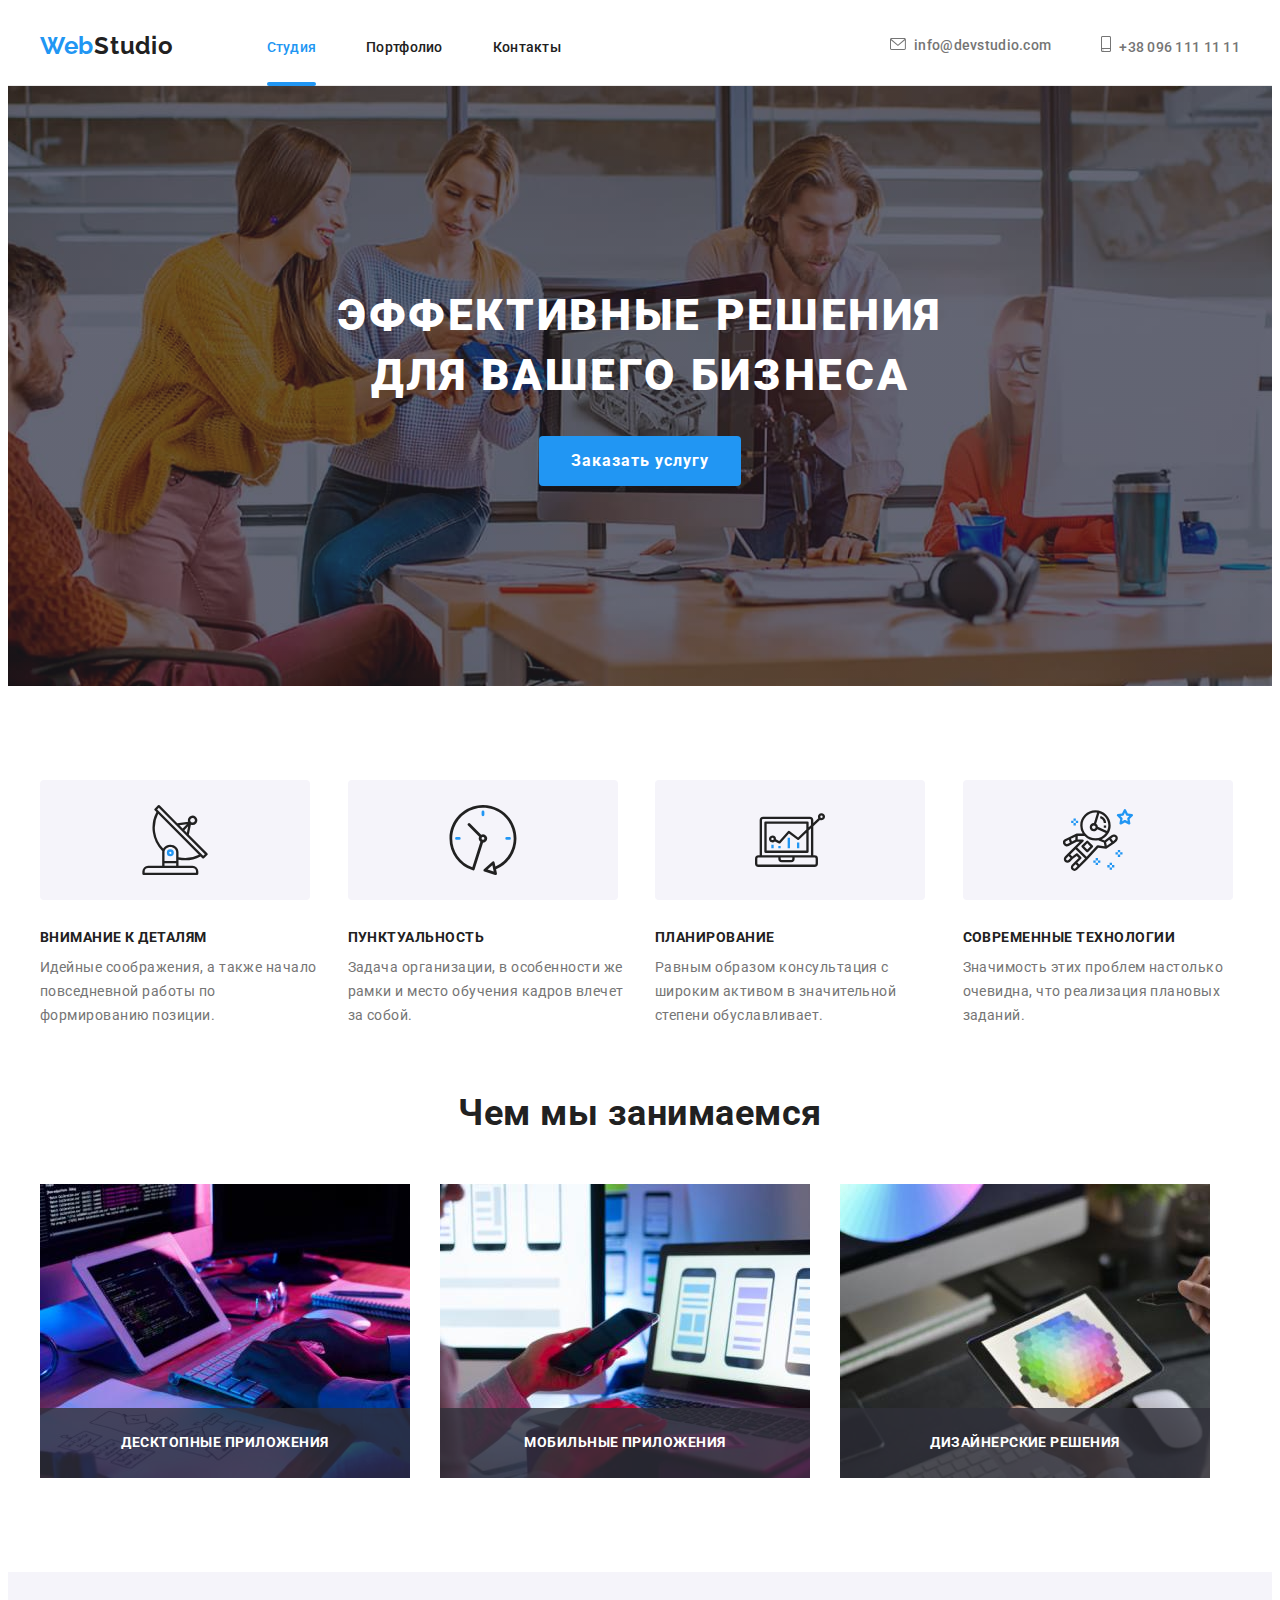
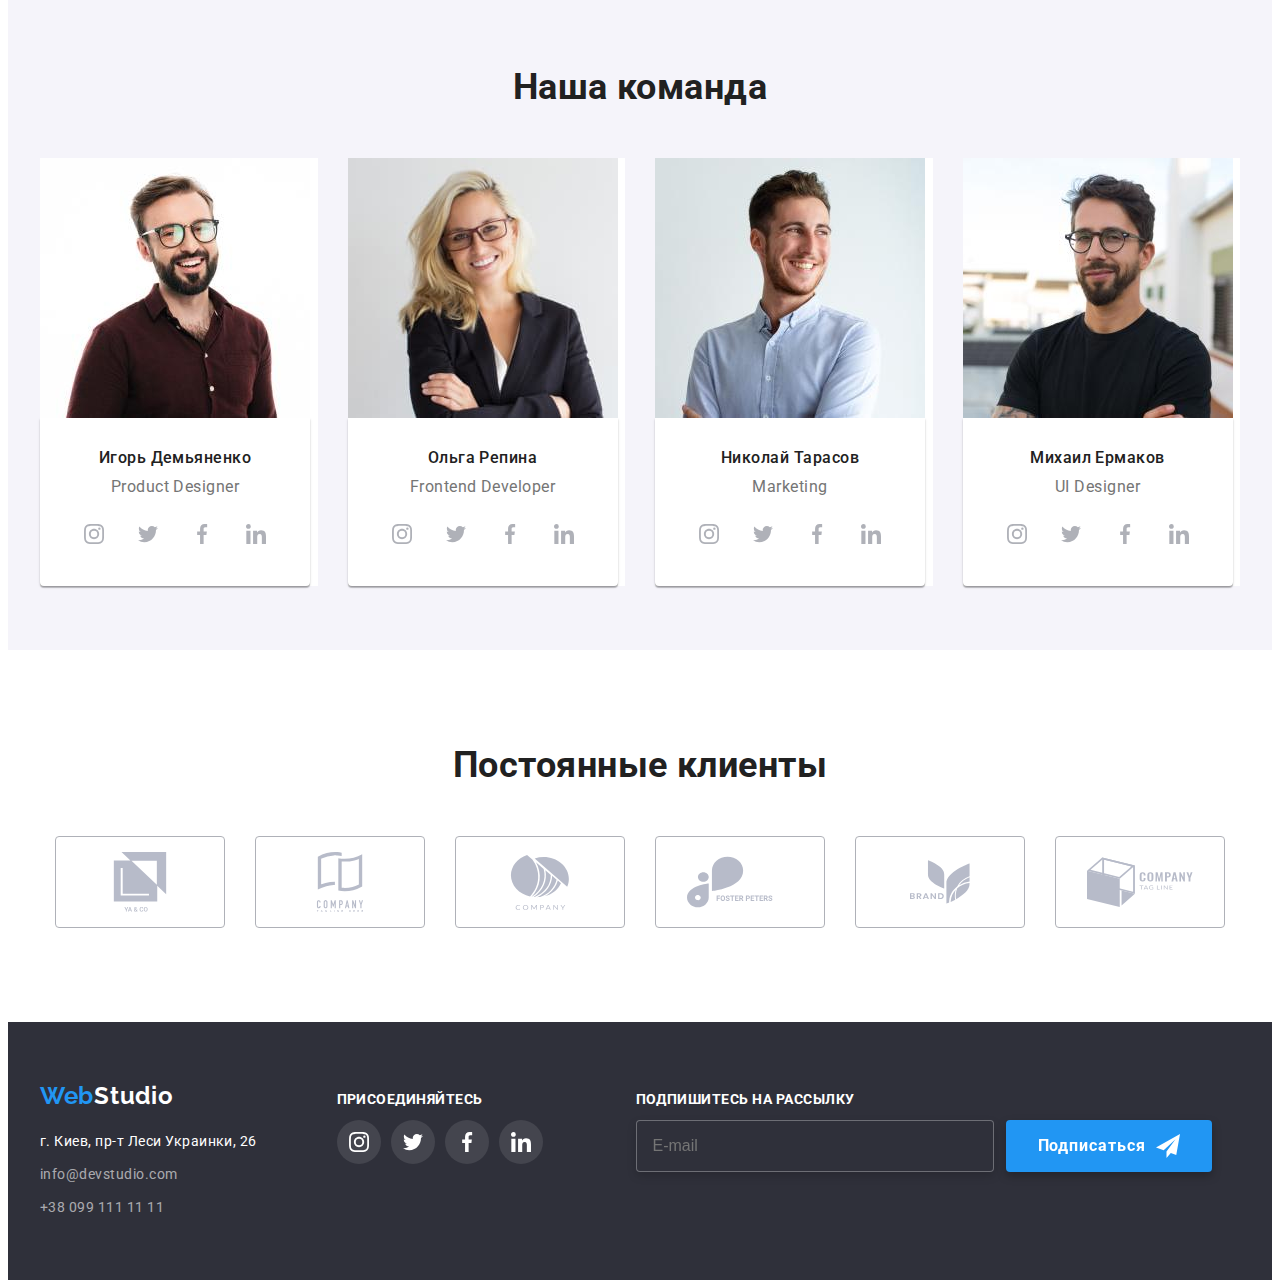
<file: index.html>
<!DOCTYPE html>
<html lang="ru">

<head>
    <meta charset="UTF-8">
    <meta http-equiv="X-UA-Compatible" content="IE=edge">
    <meta name="viewport" content="width=device-width, initial-scale=1.0">
    <title>WebStudio</title>
    <link rel="preconnect" href="https://fonts.googleapis.com">
    <link rel="preconnect" href="https://fonts.gstatic.com" crossorigin>
    <link
        href="https://fonts.googleapis.com/css2?family=Raleway:wght@700&family=Roboto:wght@400;500;700;900&display=swap"
        rel="stylesheet">
    <link rel="stylesheet" href="https://cdnjs.cloudflare.com/ajax/libs/modern-normalize/1.1.0/modern-normalize.min.css"
        integrity="sha512-wpPYUAdjBVSE4KJnH1VR1HeZfpl1ub8YT/NKx4PuQ5NmX2tKuGu6U/JRp5y+Y8XG2tV+wKQpNHVUX03MfMFn9Q=="
        crossorigin="anonymous" referrerpolicy="no-referrer" />
    <link rel="stylesheet" href="./css/main.min.css">
</head>

<body>
    <!-- Шапка сайта -->
    <header class="header">
        <div class="container header__container">
            <nav class="site-nav">
                <a href="./index.html" class="logo">Web<span class="logo__color">Studio</span></a>
                <ul class="site-nav__list">
                    <li class="site-nav__item"> <a href="./index.html" class="site-nav__link current">Студия</a></li>
                    <li class="site-nav__item"><a href="./portfolio.html" class="site-nav__link link">Портфолио</a></li>
                    <li class="site-nav__item"><a href="./contacts.html" class="site-nav__link link">Контакты</a></li>
                </ul>
            </nav>
            <div class="header__contacts">
                <ul class="contacts">
                    <li class="contacts__item"><a href="mailto:info@devstudio.com" class="contacts__link link"><svg
                                class="header__icon" width="16" height="12">
                                <use href="./image/icons-logo.svg#icon-envelope-hover-1"></use>
                            </svg>info@devstudio.com</a></li>
                    <li class="contacts__item"><a href="tel:+380961111111" class="contacts__link link"> <svg
                                class="header__icon" width="10" height="16">
                                <use href="./image/icons-logo.svg#icon-smartphone-1"></use>
                            </svg>+38 096 111 11 11</a></li>
                </ul>
            </div>
        
        <button class="open-menu-btn"><svg class="menu-icon" width="24" height="16">
            <use href="./image/icons-logo.svg#icon-menu"></use>
        </svg></button>
        <div class="mob-menu is-hidden">
            <div class="container">

                <div class="menu-nav__container">        
            <ul class="menu-nav__list">
                <li class="menu-nav__item"> <a href="./index.html" class="menu-nav__link current">Студия</a></li>
                <li class="menu-nav__item"><a href="./portfolio.html" class="menu-nav__link link">Портфолио</a></li>
                <li class="menu-nav__item"><a href="./contacts.html" class="menu-nav__link link">Контакты</a></li>
            </ul>

            <button class="close-menu-btn"><svg class="close-icon" width="40" height="40">
                    <use href="./image/icons-logo.svg#icon-close_40px"></use>
                </svg></button>
            </div>

            <div class="menu-contacts__container">
            <ul class="menu-contacts__list">
                <li class="menu-contacts__item"><a href="tel:+380961111111" class="tel__link link"> +38 096 111 11 11</a></li>
                <li class="menu-contacts__item"><a href="mailto:info@devstudio.com" class="mail__link link">info@devstudio.com</a></li>
            </ul>
            </div>

            <div class="menu-social__container">
            <ul class="mob-social__list list">
                <li class="mob-social__item">
                    <a href="#" class="mob-social__link link">Instagram</a>
                </li>
                <li class="mob-social__item">
                    <a href="#" class="mob-social__link link">Twitter</a>
                </li>
                <li class="mob-social__item">
                    <a href="#" class="mob-social__link link">Youtube</a>
                </li>
                <li class="mob-social__item">
                    <a href="#" class="mob-social__link link">LinkedIn</a>
                </li>
            </ul>
            </div>
            </div>
        </div>
        </div>
    </header>
    <main>
        <!-- Герой -->
        <section class="hero">
            <div class="container">
                <h1 class="hero__title">ЭФФЕКТИВНЫЕ РЕШЕНИЯ <br> ДЛЯ ВАШЕГО БИЗНЕСА</h1>

                <button class="hero__button primary-button" data-modal-open>Заказать услугу</button>

            </div>

        </section>
        <!-- Преимущества -->
        <section class="benefits">
            <div class="container">
                <h2 class="visually-hidden">НАШИ ПРЕИМУЩЕСТВА</h2>
                <ul class="benefits__list">
                    <li class="benefits__item">
                        <div class="icon__container"> <svg class="benefits__icon" width="70" height="70">
                                <use href="./image/icons.svg#icon-antenna"></use>
                            </svg></div>
                        <h3 class="benefits__title">ВНИМАНИЕ К ДЕТАЛЯМ</h3>
                        <p class="benefits__text">Идейные соображения, а также начало повседневной работы по формированию
                            позиции.</p>
                    </li>
                    <li class="benefits__item">
                        <div class="icon__container"> <svg class="benefits__icon" width="70" height="70">
                                <use href="./image/icons.svg#icon-clock"></use>
                            </svg></div>
                        <h3 class="benefits__title">ПУНКТУАЛЬНОСТЬ</h3>
                        <p class="benefits__text">Задача организации, в особенности же рамки и место обучения кадров
                            влечет за собой.</p>
                    </li>
                    <li class="benefits__item">
                        <div class="icon__container"> <svg class="benefits__icon" width="70" height="70">
                                <use href="./image/icons.svg#icon-diagram"></use>
                            </svg></div>
                        <h3 class="benefits__title">ПЛАНИРОВАНИЕ</h3>
                        <p class="benefits__text">Равным образом консультация с широким активом в значительной степени
                            обуславливает.</p>
                    </li>
                    <li class="benefits__item">
                        <div class="icon__container"> <svg class="benefits__icon" width="70" height="70">
                                <use href="./image/icons.svg#icon-astronaut"></use>
                            </svg></div>
                        <h3 class="benefits__title">СОВРЕМЕННЫЕ ТЕХНОЛОГИИ</h3>
                        <p class="benefits__text">Значимость этих проблем настолько очевидна, что реализация плановых
                            заданий.</p>
                    </li>
                </ul>
            </div>
        </section>

        <!-- Чем мы занимаемся -->
        <section class="work">
            <div class="container">
                <h2 class="work__title">Чем мы занимаемся</h2>
                <ul class="work__list">
                    <li class="work__item">
                        <div class="work__wrap">
                            <picture>
                                <source srcset="
                                ./image/1work-des-1x.jpg 1x,
                                ./image/1work-des-2x.jpg 2x
                                "media="(min-width:1200px)" />
                                <source>
                        <img src="./image/box1.jpg" alt="Верстка сайта" width="370" height="294">
                            </picture>
                            <p class="work__text">ДЕСКТОПНЫЕ ПРИЛОЖЕНИЯ</p>
                        </div>
                    </li>
                    <li class="work__item">
                        <div class="work__wrap">
                            <picture>
                                <source srcset="
                                ./image/2work-des-1x.jpg 1x,
                                ./image/2work-des-2x.jpg 2x
                                " media="(min-width:1200px)" />
                                <source>
                    <img src="./image/box2.jpg" alt="Адаптивность устройств" width="370" height="294">
                            </picture>
                            <p class="work__text">МОБИЛЬНЫЕ ПРИЛОЖЕНИЯ</p>
                        </div>
                    </li>
                    <li class="work__item">
                        <div class="work__wrap">
                            <picture>
                                <source srcset="
                                ./image/3work-des-1x.jpg 1x,
                                ./image/3work-des-2x.jpg 2x
                                " media="(min-width:1200px)" />
                                <source>
                                <img src="./image/box3.jpg" alt="Выбор цвета" width="370" height="294">
                            </picture>
                            <p class="work__text">ДИЗАЙНЕРСКИЕ РЕШЕНИЯ</p>
                        </div>
                    </li>
                </ul>
            </div>
        </section>
        <!-- Наша команда -->
        <section class="team">
            <div class="container">
                <h2 class="team__title">Наша команда</h2>
                <ul class="team__list">
                    <li class="team__item">
                        <picture>
                            <source srcset="
                                ./image/1team-des-1x.jpg 1x,
                                ./image/1team-des-2x.jpg 2x
                                " media="(min-width:1200px)" />

                            <source srcset="
                                ./image/1team-tab-1x.jpg 1x,
                                ./image/1team-tab-2x.jpg 2x
                                " media="(min-width:768px)" />
                            <source srcset="
                                ./image/1team-mob-1x.jpg 1x,
                                ./image/1team-mob-2x.jpg 2x
                                " media="(min-width:320px)" />
                            <img src="./image/ИгорьДемьяненко.jpg" alt="Фото Сотрудника" width="270" Height="260" class="team__foto">
                        </picture>
                            
                        <div class="team__container">
                            <h3 class="team__name">Игорь Демьяненко</h3>
                            <p lang="eng" class="team__proffesion">Product Designer</p>

                            <ul class="social list">
                                <li class="social__item">
                                    <a href="" class="social__link">
                                        <svg class="social__icon" width="20" height="20">
                                            <use href="./image/icons.svg#icon-instagram"></use>
                                        </svg>
                                    </a>
                                </li>
                                <li class="social__item">
                                    <a href="" class="social__link"><svg class="social__icon" width="20"
                                            height="20">
                                            <use href="./image/icons.svg#icon-twitter"></use>
                                        </svg></a>
                                </li>
                                <li class="social__item">
                                    <a href="" class="social__link"><svg class="social__icon" width="20"
                                            height="20">
                                            <use href="./image/icons.svg#icon-facebook"></use>
                                        </svg></a>
                                </li>
                                <li class="social__item">
                                    <a href="" class="social__link"><svg class="social__icon" width="20"
                                            height="20">
                                            <use href="./image/icons.svg#icon-linkedin"></use>
                                        </svg></a>
                                </li>
                            </ul>
                        </div>
                    </li>
                    <li class="team__item">
                        <picture>
                            <source srcset="
                                                        ./image/2team-des-1x.jpg 1x,
                                                        ./image/2team-des-2x.jpg 2x
                                                        " media="(min-width:1200px)" />
                        
                            <source srcset="
                                                        ./image/2team-tab-1x.jpg 1x,
                                                        ./image/2team-tab-2x.jpg 2x
                                                        " media="(min-width:768px)" />
                            <source srcset="
                                                        ./image/2team-mob-1x.jpg 1x,
                                                        ./image/2team-mob-2x.jpg 2x
                                                        " media="(min-width:320px)" />
                        <img src="./image/ОльгаРепина.jpg" alt="Фото Сотрудника" width="270" Height="260"
                            class="team__foto">
                            </picture>
                        <div class="team__container">
                            <h3 class="team__name">Ольга Репина</h3>
                            <p lang="eng" class="team__proffesion">Frontend Developer</p>
                            <ul class="social list">
                                <li class="social__item">
                                    <a href="" class="social__link">
                                        <svg class="social__icon" width="20" height="20">
                                            <use href="./image/icons.svg#icon-instagram"></use>
                                        </svg>
                                    </a>
                                </li>
                                <li class="social__item">
                                    <a href="" class="social__link"><svg class="social__icon" width="20"
                                            height="20">
                                            <use href="./image/icons.svg#icon-twitter"></use>
                                        </svg></a>
                                </li>
                                <li class="social__item">
                                    <a href="" class="social__link"><svg class="social__icon" width="20"
                                            height="20">
                                            <use href="./image/icons.svg#icon-facebook"></use>
                                        </svg></a>
                                </li>
                                <li class="social__item">
                                    <a href="" class="social__link"><svg class="social__icon" width="20"
                                            height="20">
                                            <use href="./image/icons.svg#icon-linkedin"></use>
                                        </svg></a>
                                </li>
                            </ul>
                        </div>
                    </li>
                    <li class="team__item">
                        <picture>
                            <source srcset="
                                                                                ./image/3team-des-1x.jpg 1x,
                                                                                ./image/3team-des-2x.jpg 2x
                                                                                " media="(min-width:1200px)" />
                        
                            <source srcset="
                                                                                ./image/3team-tab-1x.jpg 1x,
                                                                                ./image/3team-tab-2x.jpg 2x
                                                                                " media="(min-width:768px)" />
                            <source srcset="
                                                                                ./image/3team-mob-1x.jpg 1x,
                                                                                ./image/3team-mob-2x.jpg 2x
                                                                                " media="(min-width:320px)" />
                        <img src="./image/НиколайТарасов.jpg" alt="Фото Сотрудника" width="270" Height="260"
                            class="team__foto">
                        </picture>
                        <div class="team__container">
                            <h3 class="team__name">Николай Тарасов</h3>
                            <p lang="eng" class="team__proffesion">Marketing</p>
                            <ul class="social list">
                                <li class="social__item">
                                    <a href="" class="social__link">
                                        <svg class="social__icon" width="20" height="20">
                                            <use href="./image/icons.svg#icon-instagram"></use>
                                        </svg>
                                    </a>
                                </li>
                                <li class="social__item">
                                    <a href="" class="social__link"><svg class="social__icon" width="20"
                                            height="20">
                                            <use href="./image/icons.svg#icon-twitter"></use>
                                        </svg></a>
                                </li>
                                <li class="social__item">
                                    <a href="" class="social__link"><svg class="social__icon" width="20"
                                            height="20">
                                            <use href="./image/icons.svg#icon-facebook"></use>
                                        </svg></a>
                                </li>
                                <li class="social__item">
                                    <a href="" class="social__link"><svg class="social__icon" width="20"
                                            height="20">
                                            <use href="./image/icons.svg#icon-linkedin"></use>
                                        </svg></a>
                                </li>
                            </ul>
                        </div>
                    </li>
                    <li class="team__item">
                        <picture>
                            <source srcset="
                                                                                                        ./image/4team-des-1x.jpg 1x,
                                                                                                        ./image/4team-des-2x.jpg 2x
                                                                                                        " media="(min-width:1200px)" />
                        
                            <source srcset="
                                                                                                        ./image/4team-tab-1x.jpg 1x,
                                                                                                        ./image/4team-tab-2x.jpg 2x
                                                                                                        " media="(min-width:768px)" />
                            <source srcset="
                                                                                                        ./image/4team-mob-1x.jpg 1x,
                                                                                                        ./image/4team-mob-2x.jpg 2x
                                                                                                        " media="(min-width:320px)" />
                        <img src="./image/МихаилЕрмаков.jpg" alt="Фото Сотрудника" width="270" Height="260"
                            class="team__foto">
                            </picture>
                        <div class="team__container">
                            <h3 class="team__name">Михаил Ермаков</h3>
                            <p lang="eng" class="team__proffesion">UI Designer</p>
                            <ul class="social list">
                                <li class="social__item">
                                    <a href="" class="social__link">
                                        <svg class="social__icon" width="20" height="20">
                                            <use href="./image/icons.svg#icon-instagram"></use>
                                        </svg>
                                    </a>
                                </li>
                                <li class="social__item">
                                    <a href="" class="social__link"><svg class="social__icon" width="20"
                                            height="20">
                                            <use href="./image/icons.svg#icon-twitter"></use>
                                        </svg></a>
                                </li>
                                <li class="social__item">
                                    <a href="" class="social__link"><svg class="social__icon" width="20"
                                            height="20">
                                            <use href="./image/icons.svg#icon-facebook"></use>
                                        </svg></a>
                                </li>
                                <li class="social__item">
                                    <a href="" class="social__link"><svg class="social__icon" width="20"
                                            height="20">
                                            <use href="./image/icons.svg#icon-linkedin"></use>
                                        </svg></a>
                                </li>
                            </ul>
                        </div>
                    </li>

                </ul>
            </div>

        </section>
        <!-- Наши клиенты -->
        <section class="clients">
            <div class="container">
                <h2 class="clients__title">Постоянные клиенты</h2>
                <ul class="clients__list">
                    <div class="clients__container">
                    <li class="clients__item">
                        <a href="" class="clients__link"><svg class="clients__icon" width="106" height="60">
                                <use href="./image/icons.svg#icon-group"></use>
                            </svg></a>
                    </li>
                    <li class="clients__item">
                        <a href="" class="clients__link"><svg class="clients__icon" width="106" height="60">
                                <use href="./image/icons.svg#icon-group-1"></use>
                            </svg></a>
                    </li>
                    <li class="clients__item">
                        <a href="" class="clients__link"><svg class="clients__icon" width="106" height="60">
                                <use href="./image/icons.svg#icon-group-2"></use>
                            </svg></a>
                    </li>
                    <li class="clients__item">
                        <a href="" class="clients__link"><svg class="clients__icon" width="106" height="60">
                                <use href="./image/icons-logo.svg#icon-group-3"></use>
                            </svg></a>
                    </li>
                    <li class="clients__item">
                        <a href="" class="clients__link"><svg class="clients__icon" width="106" height="60">
                                <use href="./image/icons.svg#icon-group-4"></use>
                            </svg></a>
                    </li>
                    <li class="clients__item">
                        <a href="" class="clients__link"><svg class="clients__icon" width="106" height="60">
                                <use href="./image/icons-logo.svg#icon-group-5"></use>
                            </svg></a>
                    </li>
                    </div>
                </ul>
            </div>

        </section>

    </main>
    <!-- Футер -->
    <footer class="footer">
        <div class="container footer__container">
            <div class="loom-container">
            <div class="adress-container">
                <address class="footer__adress">
                    <ul class="footer__list">
                        <li class="logo__item"><a href="./index.html" class="logo">Web<span
                                    class="logo__footer">Studio</span></a></li>
                        <li class="footer__item">
                            <p class="adress"> г. Киев, пр-т Леси Украинки, 26 </p>
                        </li>
                        <li class="footer__item"><a href="mailto:info@devstudio.com"
                                class="footer__link link">info@devstudio.com</a></li>
                        <li class="footer__item"><a href="tel:+380961111111" class="footer__link link">+38 099 111 11
                                11</a></li>

                    </ul>
                </address>
            </div>
            <div class="join__container">
                <h3 class="join__title">ПРИСОЕДИНЯЙТЕСЬ</h3>
                <ul class="join__list">

                    <li class="join__item">
                        <a href="" class="join__link">
                            <svg class="join__icon" width="20" height="20">
                                <use href="./image/icons.svg#icon-instagram"></use>
                            </svg>
                        </a>
                    </li>
                    <li class="join__item">
                        <a href="" class="join__link">
                            <svg class="join__icon" width="20" height="20">
                                <use href="./image/icons.svg#icon-twitter"></use>
                            </svg>
                        </a>
                    </li>
                    <li class="join__item">
                        <a href="" class="join__link">
                            <svg class="join__icon" width="20" height="20">
                                <use href="./image/icons.svg#icon-facebook"></use>
                            </svg>
                        </a>
                    </li>
                    <li class="join__item">
                        <a href="" class="join__link">
                            <svg class="join__icon" width="20" height="20">
                                <use href="./image/icons.svg#icon-linkedin"></use>
                            </svg>
                        </a>
                    </li>
                </ul>
            </div>
            </div>

            <div class="subscribe__container">
                <p class="subscribe__title">ПОДПИШИТЕСЬ НА РАССЫЛКУ</p>

                <form class="subscribe__mailing">
                    <input type="email" class="subscribe__input" name="mail" id="mail" placeholder="E-mail" required />


                    <button type="submit" class="subscribe__button primary-button">Подписаться
                        <svg class="send__icon" width="24" height="24">
                            <use href="./image/icons-logo.svg#icon-send"></use>
                        </svg>
                    </button>
                </form>
            </div>
    </footer>

    
    <div class="backdrop is-hidden" data-modal>
        <div class="modal">
            <button type="button" class="modal__close" data-modal-close>
                <svg class="close-icon" width="18" height="18">
                    <use href="./image/icons-logo.svg#icon-close"></use>
                </svg>
            </button>

            <p class="modal__title">Оставьте свои данные, мы вам перезвоним</p>
            <form action="#" class="modal__form">
                <form action="#" class="modal__form">

                    <div class="form__field">
                        <label for="user-name" class="form__text">Имя</label>
                        <div class="form__wrap">
                            <input type="name" minlength="2" name="user-name" class="form__input" placeholder=" "
                                required="required" id="user-name" />
                            <svg class="form__icon" width="18" height="18">
                                <use href="./image/icons-logo.svg#icon-person-black"></use>
                            </svg>
                        </div>
                    </div>

                    <div class="form__field">
                        <label for="user-tel" class="form__text">
                            Телефон</label>
                        <div class="form__wrap">
                            <input type="tel" name="user-tel" id="user-tel" class="form__input" required
                                placeholder=" " />
                            <svg class="form__icon" width="18" height="18">
                                <use href="./image/icons-logo.svg#icon-phone-black"></use>
                            </svg>
                        </div>
                    </div>

                    <div class="form__field">
                        <label for="user-email" class="form__text">
                            Почта</label>
                        <div class="form__wrap">
                            <input type="mail" name="user-email" class="form__input" required placeholder=""
                                id="user-email" />
                            <svg class="form__icon" width="18" height="18">
                                <use href="./image/icons-logo.svg#icon-email-black"></use>
                            </svg>
                        </div>
                    </div>

                    <div class="form__field form__comment">
                        <label for="user-text" class="comment__input">
                            Комментарий</label>
                        <textarea name="user-text" id="user-text" class="comment__text" required
                            placeholder="Введите текст" maxlength="10"></textarea>
                    </div>

                    <div class="form__field form__policy">
                        <input type="checkbox" name="policy" id="modal-check" class="policy__check visually-hidden"/>
                        <label for="modal-check" class="policy__label">
                            <span class="policy__border"><svg class="policy__icon" width="14" height="14">
                                    <use href="./image/icons-logo.svg#icon-check"></use>
                                </svg>
                            </span>
                            <div class="policy__field">
                                <span class="policy__text">Соглашаюсь с рассылкой и принимаю <a href="#" class="policy__link link">Условия договора</a></span>
                            </div>
                        </label>
                    </div>

                    <button type="submit" class="modal__button primary-button">
                        Отправить
                    </button>

                </form>
        </div>
    </div>
    <script src="./js/menu.js"></script>
    <script src="./js/modal.js"></script>
</body>

</html>
</file>
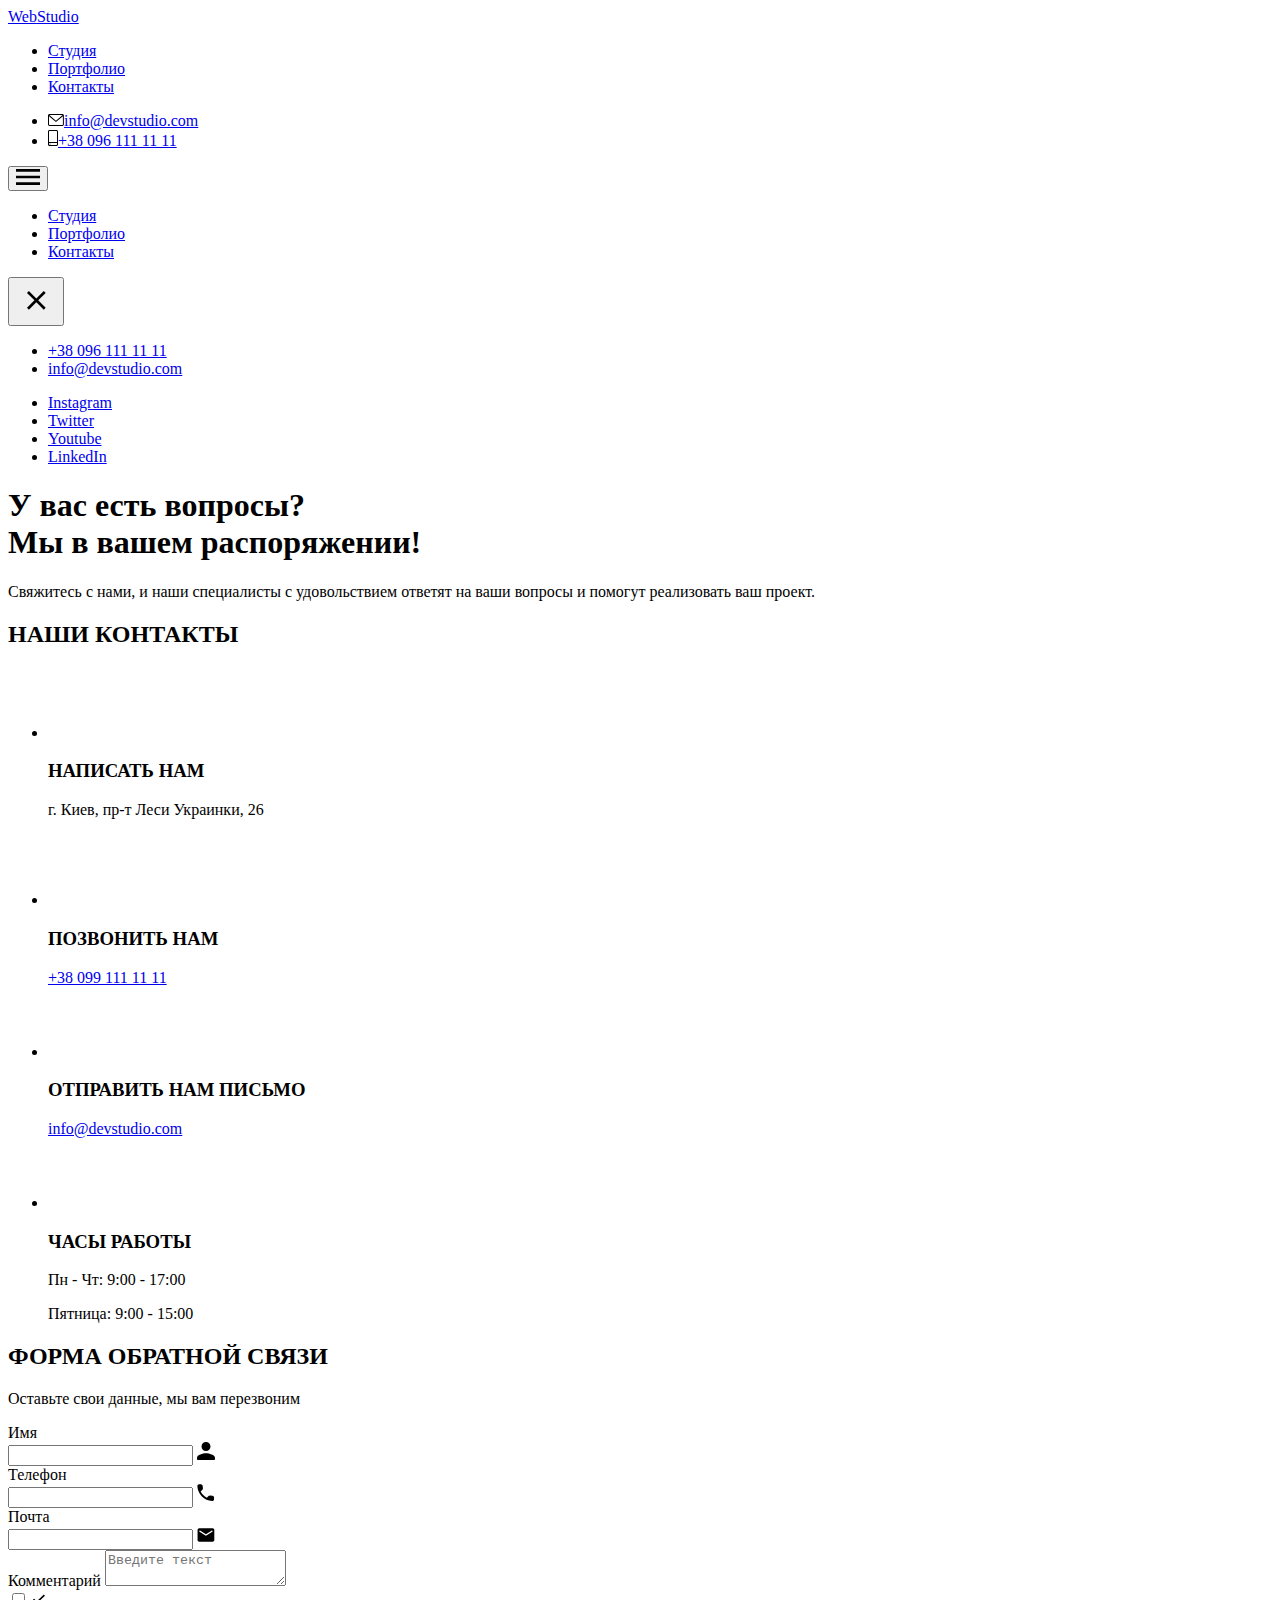
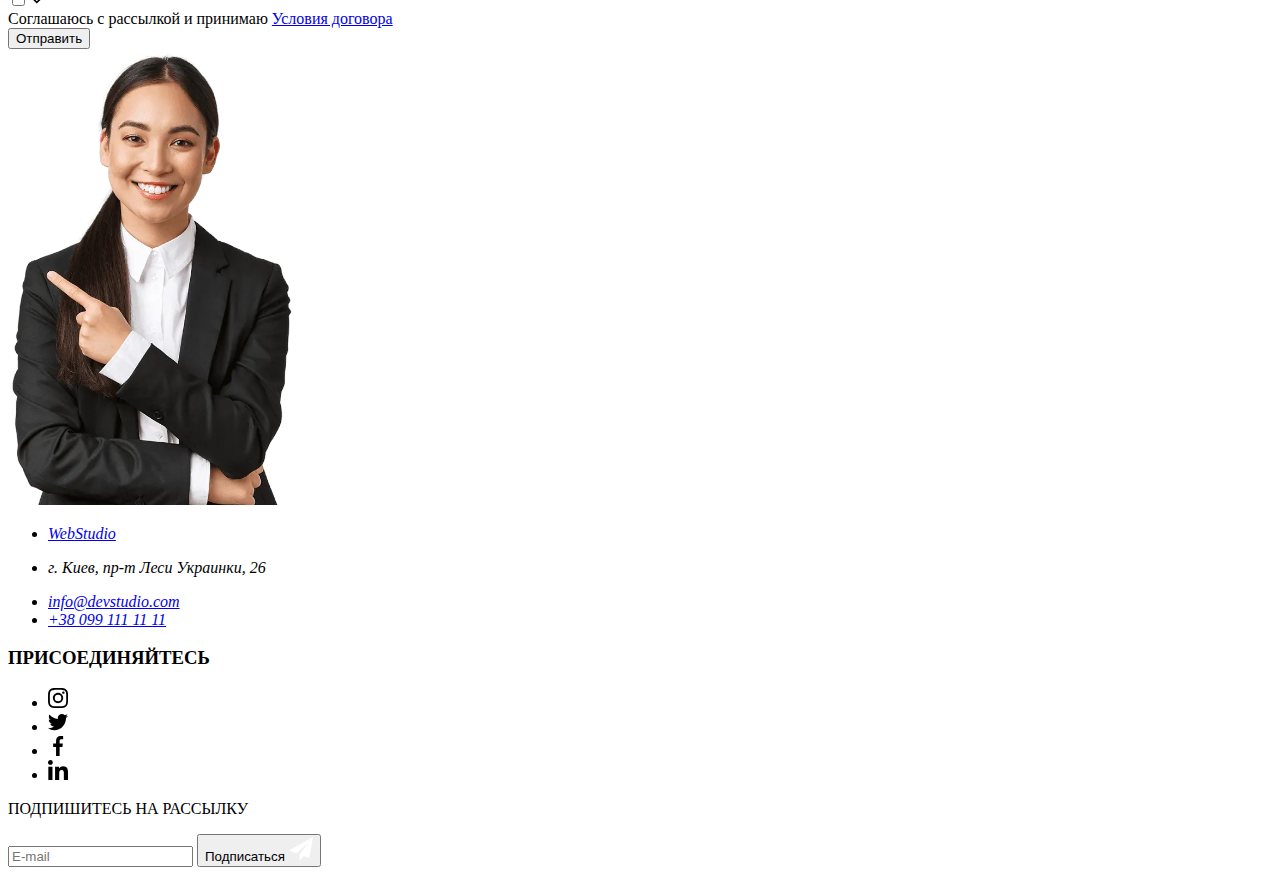
<file: contacts.html>
<!DOCTYPE html>
<html lang="ru">

<head>
    <meta charset="UTF-8">
    <meta http-equiv="X-UA-Compatible" content="IE=edge">
    <meta name="viewport" content="width=device-width, initial-scale=1.0">
    <title>WebStudio</title>
    <meta name="description" content="Вебстудия предоставляет профессиональные услуги по разработке и дизайну веб-сайтов. Мы создаем уникальные и современные веб-решения, которые помогут вашему бизнесу выделиться в онлайн-пространстве. Закажите разработку сайта у нашей вебстудии и получите индивидуальный подход, качественный дизайн и эффективное функциональное решение.">
    <link rel="preconnect" href="https://fonts.googleapis.com">
    <link rel="preconnect" href="https://fonts.gstatic.com" crossorigin>
    <link
        href="https://fonts.googleapis.com/css2?family=Raleway:wght@700&family=Roboto:wght@400;500;700;900&display=swap"
        rel="stylesheet">
    <link rel="stylesheet" href="https://cdnjs.cloudflare.com/ajax/libs/modern-normalize/1.1.0/modern-normalize.min.css"
        integrity="sha512-wpPYUAdjBVSE4KJnH1VR1HeZfpl1ub8YT/NKx4PuQ5NmX2tKuGu6U/JRp5y+Y8XG2tV+wKQpNHVUX03MfMFn9Q=="
        crossorigin="anonymous" referrerpolicy="no-referrer" />
    <link rel="stylesheet" href="https://goit-markup-hw-08-xi.vercel.app/css/main.min.css" >
</head>

<body>
    <!-- Шапка сайта -->
    <header class="header">
        <div class="container header__container">
            <nav class="site-nav">
                <a href="./index.html" class="logo">Web<span class="logo__color">Studio</span></a>
                <ul class="site-nav__list">
                    <li class="site-nav__item"> <a href="./index.html" class="site-nav__link link">Студия</a></li>
                    <li class="site-nav__item"><a href="./portfolio.html" class="site-nav__link link">Портфолио</a></li>
                    <li class="site-nav__item"><a href="./contacts.html" class="site-nav__link current">Контакты</a></li>
                </ul>
            </nav>
            <div class="header__contacts">
                <ul class="contacts">
                    <li class="contacts__item"><a href="mailto:info@devstudio.com" class="contacts__link link"><svg
                                class="header__icon" width="16" height="12">
                                <use href="./image/icons-logo.svg#icon-envelope-hover-1"></use>
                            </svg>info@devstudio.com</a></li>
                    <li class="contacts__item"><a href="tel:+380961111111" class="contacts__link link"> <svg
                                class="header__icon" width="10" height="16">
                                <use href="./image/icons-logo.svg#icon-smartphone-1"></use>
                            </svg>+38 096 111 11 11</a></li>
                </ul>
            </div>
    
            <button class="open-menu-btn"><svg class="menu-icon" width="24" height="16">
                    <use href="./image/icons-logo.svg#icon-menu"></use>
                </svg></button>
            <div class="mob-menu is-hidden">
                <div class="container">
    
                    <div class="menu-nav__container">
                        <ul class="menu-nav__list">
                            <li class="menu-nav__item"> <a href="./index.html" class="menu-nav__link link">Студия</a>
                            </li>
                            <li class="menu-nav__item"><a href="./portfolio.html" class="menu-nav__link link">Портфолио</a>
                            </li>
                            <li class="menu-nav__item"><a href="./contacts.html" class="menu-nav__link current">Контакты</a>
                            </li>
                        </ul>
    
                        <button class="close-menu-btn"><svg class="close-icon" width="40" height="40">
                                <use href="./image/icons-logo.svg#icon-close_40px"></use>
                            </svg></button>
                    </div>
    
                    <div class="menu-contacts__container">
                        <ul class="menu-contacts__list">
                            <li class="menu-contacts__item"><a href="tel:+380961111111" class="tel__link link"> +38 096 111
                                    11 11</a></li>
                            <li class="menu-contacts__item"><a href="mailto:info@devstudio.com"
                                    class="mail__link link">info@devstudio.com</a></li>
                        </ul>
                    </div>
    
                    <div class="menu-social__container">
                        <ul class="mob-social__list list">
                            <li class="mob-social__item">
                                <a href="#" class="mob-social__link link">Instagram</a>
                            </li>
                            <li class="mob-social__item">
                                <a href="#" class="mob-social__link link">Twitter</a>
                            </li>
                            <li class="mob-social__item">
                                <a href="#" class="mob-social__link link">Youtube</a>
                            </li>
                            <li class="mob-social__item">
                                <a href="#" class="mob-social__link link">LinkedIn</a>
                            </li>
                        </ul>
                    </div>
                </div>
            </div>
        </div>
    </header>
    <main>
        <section class="contact__hero">
            <div class="container">
            <h1 class="contact__hero--title">У вас есть вопросы? <br> Мы в вашем распоряжении!</h1>
            <p class="contact__hero--text">Свяжитесь с нами, и наши специалисты с удовольствием ответят на ваши вопросы и помогут реализовать ваш проект.</p>
            </div>
        </section>

        <section class="benefits">
                        <div class="container">
                <h2 class="visually-hidden">НАШИ КОНТАКТЫ</h2>
                <ul class="benefits__list">
                    <li class="benefits__item">
                        <div class="icon__container"> <svg class="benefits__icon contacts__icon" width="70" height="70">
                                <use href="./image/icons-logo.svg#icon-location2"></use>
                            </svg></div>
                        <h3 class="benefits__title">НАПИСАТЬ НАМ</h3>
                        <p class="benefits__text">г. Киев, пр-т Леси Украинки, 26</p>
                    </li>
                    <li class="benefits__item">
                        <div class="icon__container"> <svg class="benefits__icon contacts__icon" width="70" height="70">
                                <use href="./image/icons-logo.svg#icon-phone"></use>
                            </svg></div>
                        <h3 class="benefits__title">ПОЗВОНИТЬ НАМ</h3>
                        <a href="tel:+380991111111" class="benefits__text contacts__link link">+38 099 111 11 11</a>
                    </li>
                    <li class="benefits__item">
                        <div class="icon__container"> <svg class="benefits__icon contacts__icon" width="70" height="70">
                                <use href="./image/icons-logo.svg#icon-mail4"></use>
                            </svg></div>
                        <h3 class="benefits__title">ОТПРАВИТЬ НАМ ПИСЬМО</h3>
                        <a href="mailto:info@devstudio.com" class="benefits__text contacts__link link">info@devstudio.com</a>
                    </li>
                    <li class="benefits__item">
                        <div class="icon__container"> <svg class="benefits__icon contacts__icon" width="70" height="70">
                                <use href="./image/icons-logo.svg#icon-clock2"></use>
                            </svg></div>
                        <h3 class="benefits__title">ЧАСЫ РАБОТЫ</h3>
                        <p class="benefits__text">Пн - Чт: 9:00 - 17:00</p>
                        <p class="benefits__text">Пятница: 9:00 - 15:00</p>
                    </li>
                </ul>
            </div>
        </section>



        <section class="team">
            <div class="container">
                <h2 class="team__title visually-hidden" >ФОРМА ОБРАТНОЙ СВЯЗИ</h2>

            <p class="modal__title">Оставьте свои данные, мы вам перезвоним</p>
                    <div class="contact__from--container">
                                    <form action="#" class="modal__form">
                <form action="#" class="modal__form">

                    <div class="form__field">
                        <label for="user-name" class="form__text">Имя</label>
                        <div class="form__wrap">
                            <input type="name" minlength="2" name="user-name" class="form__input" placeholder=" "
                                required="required" id="user-name" />
                            <svg class="form__icon" width="18" height="18">
                                <use href="./image/icons-logo.svg#icon-person-black"></use>
                            </svg>
                        </div>
                    </div>

                    <div class="form__field">
                        <label for="user-tel" class="form__text">
                            Телефон</label>
                        <div class="form__wrap">
                            <input type="tel" name="user-tel" id="user-tel" class="form__input" required
                                placeholder=" " />
                            <svg class="form__icon" width="18" height="18">
                                <use href="./image/icons-logo.svg#icon-phone-black"></use>
                            </svg>
                        </div>
                    </div>

                    <div class="form__field">
                        <label for="user-email" class="form__text">
                            Почта</label>
                        <div class="form__wrap">
                            <input type="mail" name="user-email" class="form__input" required placeholder=""
                                id="user-email" />
                            <svg class="form__icon" width="18" height="18">
                                <use href="./image/icons-logo.svg#icon-email-black"></use>
                            </svg>
                        </div>
                    </div>

                    <div class="form__field form__comment">
                        <label for="user-text" class="comment__input">
                            Комментарий</label>
                        <textarea name="user-text" id="user-text" class="comment__text" required
                            placeholder="Введите текст" maxlength="10"></textarea>
                    </div>

                    <div class="form__field form__policy">
                        <input type="checkbox" name="policy" id="modal-check" class="policy__check visually-hidden"/>
                        <label for="modal-check" class="policy__label">
                            <span class="policy__border"><svg class="policy__icon" width="14" height="14">
                                    <use href="./image/icons-logo.svg#icon-check"></use>
                                </svg>
                            </span>
                            <div class="policy__field">
                                <span class="policy__text">Соглашаюсь с рассылкой и принимаю <a href="#" class="policy__link link">Условия договора</a></span>
                            </div>
                        </label>
                    </div>

                    <button type="submit" class="modal__button primary-button">
                        Отправить
                    </button>

                </form>
                <img src="./image/agency-img28-min.webp" alt="Женщина в черном костюме" class="contact__form--image" width="300">
                    </div>
        </div>


        </section>

    </main>

    <!-- Футер -->
    <footer class="footer">
        <div class="container footer__container">
            <div class="loom-container">
            <div class="adress-container">
                <address class="footer__adress">
                    <ul class="footer__list">
                        <li class="logo__item"><a href="./index.html" class="logo">Web<span
                                    class="logo__footer">Studio</span></a></li>
                        <li class="footer__item">
                            <p class="adress"> г. Киев, пр-т Леси Украинки, 26 </p>
                        </li>
                        <li class="footer__item"><a href="mailto:info@devstudio.com"
                                class="footer__link link">info@devstudio.com</a></li>
                        <li class="footer__item"><a href="tel:+380961111111" class="footer__link link">+38 099 111 11
                                11</a></li>

                    </ul>
                </address>
            </div>
            <div class="join__container">
                <h3 class="join__title">ПРИСОЕДИНЯЙТЕСЬ</h3>
                <ul class="join__list">

                    <li class="join__item">
                        <a href="https://www.instagram.com/" class="join__link" target="_blank" aria-label="Перейти в профиль instagram">
                            <svg class="join__icon" width="20" height="20">
                                <use href="./image/icons.svg#icon-instagram"></use>
                            </svg>
                        </a>
                    </li>
                    <li class="join__item">
                        <a href="https://twitter.com/" class="join__link" target="_blank" aria-label="Перейти в профиль twitter">
                            <svg class="join__icon" width="20" height="20">
                                <use href="./image/icons.svg#icon-twitter"></use>
                            </svg>
                        </a>
                    </li>
                    <li class="join__item">
                        <a href="https://www.facebook.com/" class="join__link" target="_blank" aria-label="Перейти в профиль facebook">
                            <svg class="join__icon" width="20" height="20">
                                <use href="./image/icons.svg#icon-facebook" ></use>
                            </svg>
                        </a>
                    </li>
                    <li class="join__item">
                        <a href="https://www.linkedin.com/" class="join__link" target="_blank" aria-label="Перейти в профиль linkedin">
                            <svg class="join__icon" width="20" height="20">
                                <use href="./image/icons.svg#icon-linkedin"></use>
                            </svg>
                        </a>
                    </li>
                </ul>
            </div>
            </div>

            <div class="subscribe__container">
                <p class="subscribe__title">ПОДПИШИТЕСЬ НА РАССЫЛКУ</p>

                <form class="subscribe__mailing">
                    <input type="email" class="subscribe__input" name="mail" id="mail" placeholder="E-mail" required />


                    <button type="submit" class="subscribe__button primary-button">Подписаться
                        <svg class="send__icon" width="24" height="24">
                            <use href="./image/icons-logo.svg#icon-send"></use>
                        </svg>
                    </button>
                </form>
            </div>
    </footer>
    <script src="./js/menu.js"></script>


</body>

</html>
</file>
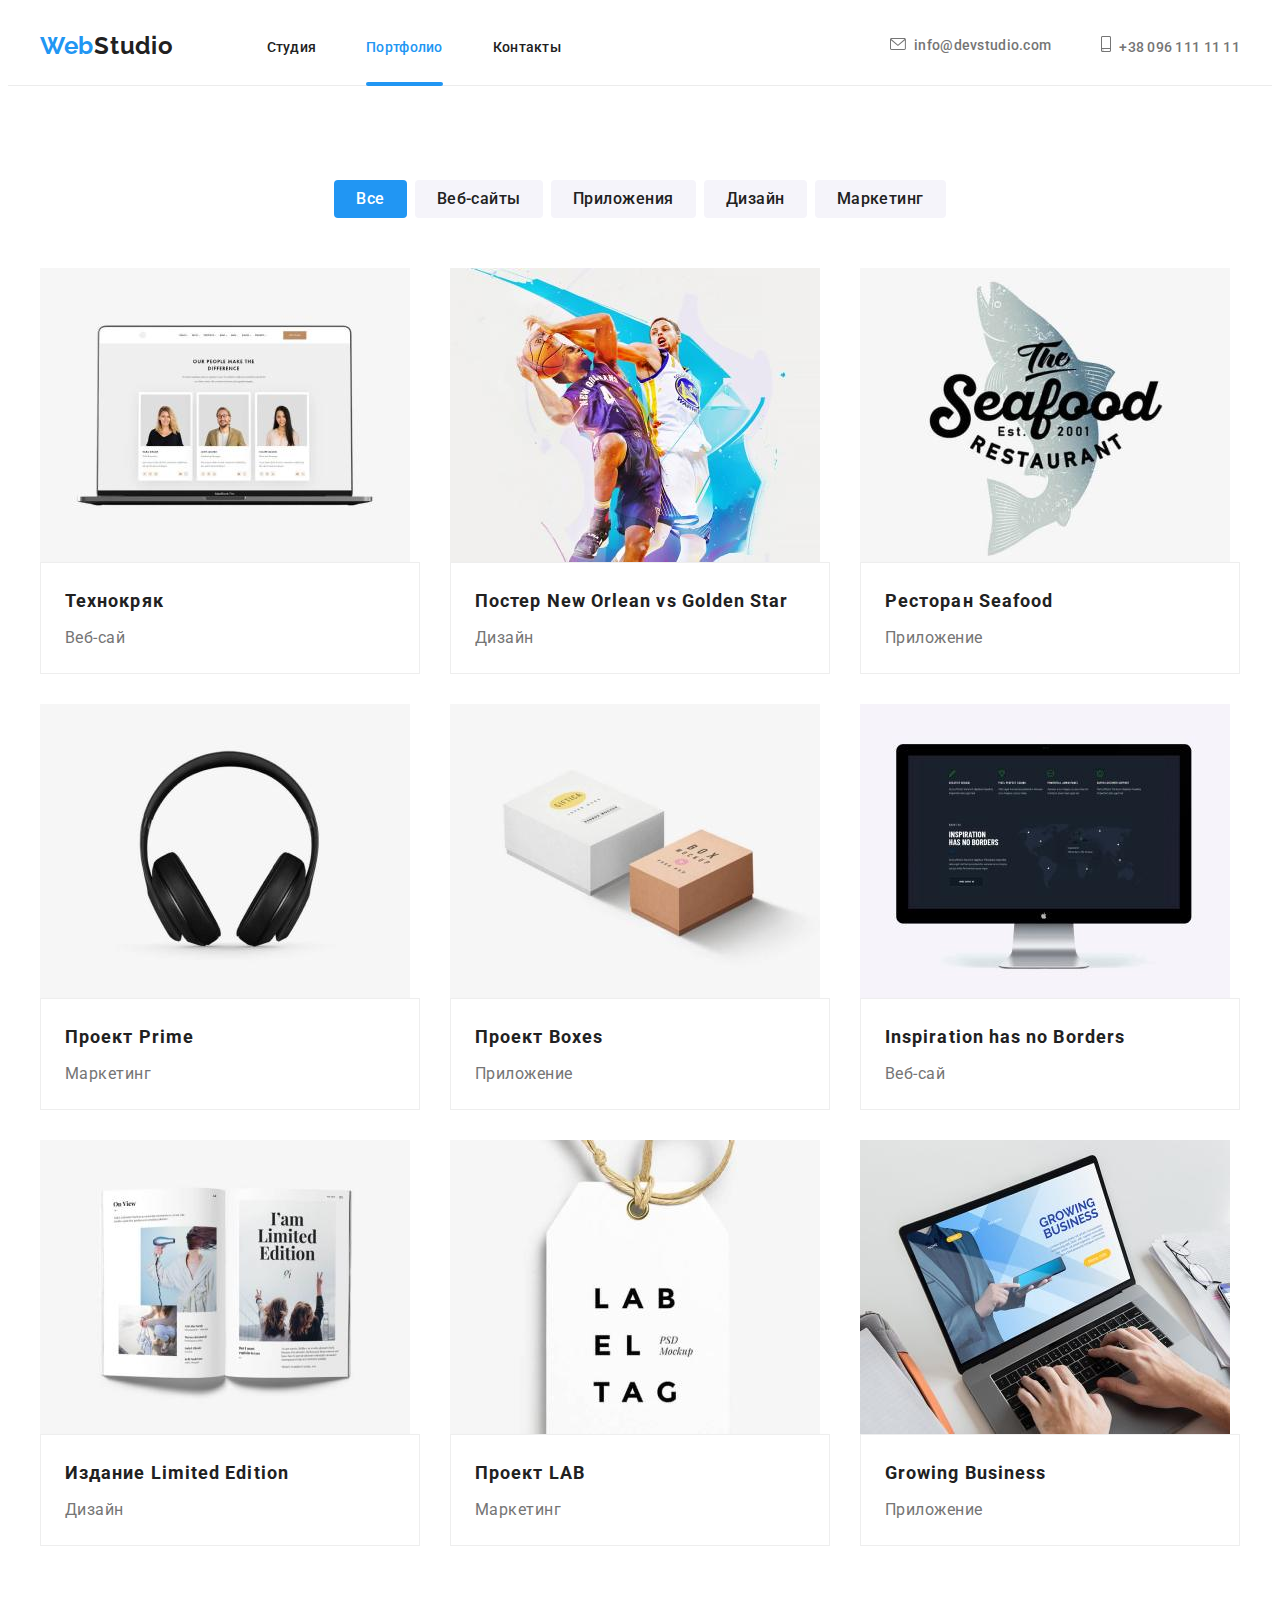
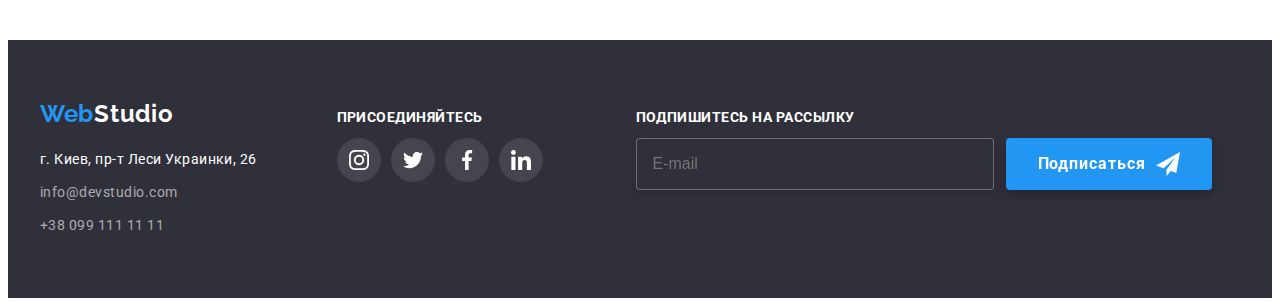
<file: portfolio.html>
<!DOCTYPE html>
<html lang="ru">

<head>
    <meta charset="UTF-8">
    <meta http-equiv="X-UA-Compatible" content="IE=edge">
    <meta name="viewport" content="width=device-width, initial-scale=1.0">
    <title>Portfolio</title>
    <link rel="preconnect" href="https://fonts.googleapis.com">
    <link rel="preconnect" href="https://fonts.gstatic.com" crossorigin>
    <link
        href="https://fonts.googleapis.com/css2?family=Raleway:wght@700&family=Roboto:wght@400;500;700;900&display=swap"
        rel="stylesheet">
    <link rel="stylesheet" href="https://cdnjs.cloudflare.com/ajax/libs/modern-normalize/1.1.0/modern-normalize.min.css"
        integrity="sha512-wpPYUAdjBVSE4KJnH1VR1HeZfpl1ub8YT/NKx4PuQ5NmX2tKuGu6U/JRp5y+Y8XG2tV+wKQpNHVUX03MfMFn9Q=="
        crossorigin="anonymous" referrerpolicy="no-referrer" />
    <link rel="stylesheet" href="./css/main.min.css">
</head>

<body>
    <!-- Шапка сайта -->
    <header class="header">
        <div class="container header__container">
            <nav class="site-nav">
                <a href="./index.html" class="logo">Web<span class="logo__color">Studio</span></a>
                <ul class="site-nav__list">
                    <li class="site-nav__item"> <a href="./index.html" class="site-nav__link link">Студия</a></li>
                    <li class="site-nav__item"><a href="./portfolio.html" class="site-nav__link current">Портфолио</a></li>
                    <li class="site-nav__item"><a href="./contacts.html" class="site-nav__link link">Контакты</a></li>
                </ul>
            </nav>
            <div class="header__contacts">
                <ul class="contacts">
                    <li class="contacts__item"><a href="mailto:info@devstudio.com" class="contacts__link link"><svg
                                class="header__icon" width="16" height="12">
                                <use href="./image/icons-logo.svg#icon-envelope-hover-1"></use>
                            </svg>info@devstudio.com</a></li>
                    <li class="contacts__item"><a href="tel:+380961111111" class="contacts__link link"> <svg
                                class="header__icon" width="10" height="16">
                                <use href="./image/icons-logo.svg#icon-smartphone-1"></use>
                            </svg>+38 096 111 11 11</a></li>
                </ul>
            </div>
    
            <button class="open-menu-btn"><svg class="menu-icon" width="24" height="16">
                    <use href="./image/icons-logo.svg#icon-menu"></use>
                </svg></button>
            <div class="mob-menu is-hidden">
                <div class="container">
    
                    <div class="menu-nav__container">
                        <ul class="menu-nav__list">
                            <li class="menu-nav__item"> <a href="./index.html" class="menu-nav__link link">Студия</a>
                            </li>
                            <li class="menu-nav__item"><a href="./portfolio.html" class="menu-nav__link current">Портфолио</a>
                            </li>
                            <li class="menu-nav__item"><a href="./contacts.html" class="menu-nav__link link">Контакты</a>
                            </li>
                        </ul>
    
                        <button class="close-menu-btn"><svg class="close-icon" width="40" height="40">
                                <use href="./image/icons-logo.svg#icon-close_40px"></use>
                            </svg></button>
                    </div>
    
                    <div class="menu-contacts__container">
                        <ul class="menu-contacts__list">
                            <li class="menu-contacts__item"><a href="tel:+380961111111" class="tel__link link"> +38 096 111
                                    11 11</a></li>
                            <li class="menu-contacts__item"><a href="mailto:info@devstudio.com"
                                    class="mail__link link">info@devstudio.com</a></li>
                        </ul>
                    </div>
    
                    <div class="menu-social__container">
                        <ul class="mob-social__list list">
                            <li class="mob-social__item">
                                <a href="#" class="mob-social__link link">Instagram</a>
                            </li>
                            <li class="mob-social__item">
                                <a href="#" class="mob-social__link link">Twitter</a>
                            </li>
                            <li class="mob-social__item">
                                <a href="#" class="mob-social__link link">Youtube</a>
                            </li>
                            <li class="mob-social__item">
                                <a href="#" class="mob-social__link link">LinkedIn</a>
                            </li>
                        </ul>
                    </div>
                </div>
            </div>
        </div>
    </header>

    <main>
        <!-- Портфолио -->
        <section class="portfolio">
            <div class="container">

                <ul class="buttons__list list">
                    <li class="buttons__item"> <button type="button" class="portfolio__buttons buttons__current"> Все </button> </li>
                    <li class="buttons__item"><button type="button" class="portfolio__buttons">Веб-сайты </button></li>
                    <li class="buttons__item"><button type="button" class="portfolio__buttons"> Приложения</button></li>
                    <li class="buttons__item"><button type="button" class="portfolio__buttons"> Дизайн</button></li>
                    <li class="buttons__item"><button type="button" class="portfolio__buttons">Маркетинг </button></li>
                </ul>


                <ul class="project list">
                    <h1 class="visually-hidden">Наши работы</h1>
                    <li class="project__item">
                        
                        <div class="project__wrap">
                            <picture>
                                <source srcset="
                                    ./image/1portfolio-des-1x.jpg 1x,
                                    ./image/1portfolio-des-2x.jpg 2x
                                    "
                                    media="(min-width:1200px)" />
                            
                                <source srcset="
                                    ./image/1portfolio-tab-1x.jpg 1x,
                                    ./image/1portfolio-tab-2x.jpg 2x
                                    "
                                    media="(min-width:768px)" />
                                <source srcset="
                                    ./image/1portfolio-mob-1x.jpg 1x,
                                    ./image/1portfolio-mob-2x.jpg 2x
                                    "
                                    media="(min-width:320px)" />
                            <img src="./image/portfolio-img1.jpg" alt="фото проекта" width="370" Height="294"
                                class="project__foto">
                                </picture>
                            <p class="project__text">Технокряк это современная площадка распространения
                                коронавируса. Компании используют эту
                                платформу для цифрового
                                шпионажа и атак на защищённые сервера конкурентов.</p>
                        </div>
                        <div class="project__container one-line">
                            <h2 class="project__title">Технокряк</h2>
                            <p class="project__label">Веб-сай</p>
                        
                        </div>
                    </li>
                    <li class="project__item">
                        
                        <div class="project__wrap">
                            <picture>
                                <source
                                    srcset="
                                    ./image/2portfolio-des-1x.jpg 1x,
                                    ./image/2portfolio-des-2x.jpg 2x
                                    "
                                    media="(min-width:1200px)" />
                            
                                <source
                                    srcset="
                                    ./image/2portfolio-tab-1x.jpg 1x,
                                    ./image/2portfolio-tab-2x.jpg 2x
                                    "
                                    media="(min-width:768px)" />
                                <source
                                    srcset="
                                    ./image/2portfolio-mob-1x.jpg 1x,
                                    ./image/2portfolio-mob-2x.jpg 2x
                                    "
                                    media="(min-width:320px)" />
                                <img src="./image/portfolio-img2.jpg" alt="фото проекта" width="370" Height="294" class="project__foto">
                            </picture>
                                
                            <p class="project__text">Технокряк это современная площадка распространения
                                коронавируса. Компании используют
                                эту
                                платформу для цифрового
                                шпионажа и атак на защищённые сервера конкурентов.</p>
                        </div>


                        <div class="project__container">
                            <h2 class="project__title">Постер New Orlean vs Golden Star</h2>
                            <p class="project__label">Дизайн</p>
                        </div>

                        
                    </li>

                    <li class="project__item">
                        <div class="project__wrap">
                            <picture>
                                <source
                                    srcset="
                                        ./image/3portfolio-des-1x.jpg 1x,
                                        ./image/3portfolio-des-2x.jpg 2x
                                        "
                                    media="(min-width:1200px)" />
                            
                                <source
                                    srcset="
                                        ./image/3portfolio-tab-1x.jpg 1x,
                                        ./image/3portfolio-tab-2x.jpg 2x
                                        "
                                    media="(min-width:768px)" />
                                <source
                                    srcset="
                                        ./image/3portfolio-mob-1x.jpg 1x,
                                        ./image/3portfolio-mob-2x.jpg 2x
                                        "
                                    media="(min-width:320px)" />
                                <img src="./image/portfolio-img3.jpg" alt="фото проекта" width="370" Height="294" class="project__foto">
                            </picture>
                            <p class="project__text">Технокряк это современная площадка распространения
                                коронавируса. Компании используют
                                эту
                                платформу для цифрового
                                шпионажа и атак на защищённые сервера конкурентов.</p>
                        </div>
                        <div class="project__container">
                            <h2 class="project__title">Ресторан Seafood</h2>
                            <p class="project__label">Приложение</p>
                        </div>
                    </li>

                    <li class="project__item">
                        <div class="project__wrap">
                            <picture>
                                <source srcset="
                                    ./image/4portfolio-des-1x.jpg 1x,
                                    ./image/4portfolio-des-2x.jpg 2x
                                    " media="(min-width:1200px)" />
                            
                                <source srcset="
                                    ./image/4portfolio-tab-1x.jpg 1x,
                                    ./image/4portfolio-tab-2x.jpg 2x
                                    " media="(min-width:768px)" />
                                <source srcset="
                                    ./image/4portfolio-mob-1x.jpg 1x,
                                    ./image/4portfolio-mob-2x.jpg 2x
                                    " media="(min-width:320px)" />
                                <img src="./image/portfolio-img4.jpg" alt="фото проекта" width="370" Height="294" class="project__foto">
                            </picture>
                            <p class="project__text">Технокряк это современная площадка распространения
                                коронавируса. Компании используют
                                эту
                                платформу для цифрового
                                шпионажа и атак на защищённые сервера конкурентов.</p>
                        </div>
                        <div class="project__container">
                            <h2 class="project__title">Проект Prime</h2>
                            <p class="project__label">Маркетинг</p>
                        </div>
                    </li>

                    <li class="project__item">
                        <div class="project__wrap">
                            <picture>
                                <source srcset="
                                    ./image/5portfolio-des-1x.jpg 1x,
                                    ./image/5portfolio-des-2x.jpg 2x
                                    " media="(min-width:1200px)" />
                            
                                <source srcset="
                                    ./image/5portfolio-tab-1x.jpg 1x,
                                    ./image/5portfolio-tab-2x.jpg 2x
                                    " media="(min-width:768px)" />
                                <source srcset="
                                    ./image/5portfolio-mob-1x.jpg 1x,
                                    ./image/5portfolio-mob-2x.jpg 2x
                                    " media="(min-width:320px)" />
                                <img src="./image/portfolio-img5.jpg" alt="фото проекта" width="370" Height="294" class="project__foto">
                            </picture>
                            <p class="project__text">Технокряк это современная площадка распространения
                                коронавируса. Компании используют
                                эту
                                платформу для цифрового
                                шпионажа и атак на защищённые сервера конкурентов.</p>
                        </div>
                        <div class="project__container">
                            <h2 class="project__title">Проект Boxes</h2>
                            <p class="project__label">Приложение</p>
                        </div>
                    </li>

                    <li class="project__item">
                        <div class="project__wrap">
                            <picture>
                                <source srcset="
                                    ./image/6portfolio-des-1x.jpg 1x,
                                    ./image/6portfolio-des-2x.jpg 2x
                                    " media="(min-width:1200px)" />
                            
                                <source srcset="
                                    ./image/6portfolio-tab-1x.jpg 1x,
                                    ./image/6portfolio-tab-2x.jpg 2x
                                    " media="(min-width:768px)" />
                                <source srcset="
                                    ./image/6portfolio-mob-1x.jpg 1x,
                                    ./image/6portfolio-mob-2x.jpg 2x
                                    " media="(min-width:320px)" />
                                <img src="./image/portfolio-img6.jpg" alt="фото проекта" width="370" Height="294" class="project__foto">
                            </picture>
                            <p class="project__text">Технокряк это современная площадка распространения
                                коронавируса. Компании используют
                                эту
                                платформу для цифрового
                                шпионажа и атак на защищённые сервера конкурентов.</p>
                        </div>
                        <div class="project__container">
                            <h2 class="project__title">Inspiration has no Borders</h2>
                            <p class="project__label">Веб-сай</p>
                        </div>
                    </li>

                    <li class="project__item">
                        <div class="project__wrap">
                            <picture>
                                <source srcset="
                                    ./image/7portfolio-des-1x.jpg 1x,
                                    ./image/7portfolio-des-2x.jpg 2x
                                    " media="(min-width:1200px)" />
                            
                                <source srcset="
                                    ./image/7portfolio-tab-1x.jpg 1x,
                                    ./image/7portfolio-tab-2x.jpg 2x
                                    " media="(min-width:768px)" />
                                <source srcset="
                                    ./image/7portfolio-mob-1x.jpg 1x,
                                    ./image/7portfolio-mob-2x.jpg 2x
                                    " media="(min-width:320px)" />
                                <img src="./image/portfolio-img7.jpg" alt="фото проекта" width="370" Height="294" class="project__foto">
                            </picture>
                            <p class="project__text">Технокряк это современная площадка распространения
                                коронавируса. Компании используют
                                эту
                                платформу для цифрового
                                шпионажа и атак на защищённые сервера конкурентов.</p>
                        </div>
                        <div class="project__container">
                            <h2 class="project__title">Издание Limited Edition</h2>
                            <p class="project__label">Дизайн</p>
                        </div>
                    </li>

                    <li class="project__item">
                        <div class="project__wrap">
                            <picture>
                            <source srcset="
                                    ./image/8portfolio-des-1x.jpg 1x,
                                    ./image/8portfolio-des-2x.jpg 2x
                                    " media="(min-width:1200px)" />
                            
                                <source srcset="
                                    ./image/8portfolio-tab-1x.jpg 1x,
                                    ./image/8portfolio-tab-2x.jpg 2x
                                    " media="(min-width:768px)" />
                                <source srcset="
                                    ./image/8portfolio-mob-1x.jpg 1x,
                                    ./image/8portfolio-mob-2x.jpg 2x
                                    " media="(min-width:320px)" />
                                <img src="./image/portfolio-img8.jpg" alt="фото проекта" width="370" Height="294" class="project__foto">
                            </picture>
                            <p class="project__text">Технокряк это современная площадка распространения
                                коронавируса. Компании используют
                                эту
                                платформу для цифрового
                                шпионажа и атак на защищённые сервера конкурентов.</p>
                        </div>
                        <div class="project__container">
                            <h2 class="project__title">Проект LAB</h2>
                            <p class="project__label">Маркетинг</p>
                        </div>
                    </li>

                    <li class="project__item">
                        <div class="project__wrap">
                            <picture>
                                <source srcset="
                                    ./image/9portfolio-des-1x.jpg 1x,
                                    ./image/9portfolio-des-2x.jpg 2x
                                    " media="(min-width:1200px)" />
                            
                                <source srcset="
                                    ./image/9portfolio-tab-1x.jpg 1x,
                                    ./image/9portfolio-tab-2x.jpg 2x
                                    " media="(min-width:768px)" />
                                <source srcset="
                                    ./image/9portfolio-mob-1x.jpg 1x,
                                    ./image/9portfolio-mob-2x.jpg 2x
                                    " media="(min-width:320px)" />
                                <img src="./image/portfolio-img9.jpg" alt="фото проекта" width="370" Height="294" class="project__foto">
                            </picture>
                            <p class="project__text">Технокряк это современная площадка распространения
                                коронавируса. Компании используют
                                эту
                                платформу для цифрового
                                шпионажа и атак на защищённые сервера конкурентов.</p>
                        </div>
                        <div class="project__container">
                            <h2 class="project__title">Growing Business</h2>
                            <p class="project__label">Приложение</p>
                        </div>
                    </li>
                </ul>
            </div>
        </section>
    </main>

    <!-- Футер -->
    <footer class="footer">
        <div class="container footer__container">
            <div class="loom-container">
                <div class="adress-container">
                    <address class="footer__adress">
                        <ul class="footer__list">
                            <li class="logo__item"><a href="./index.html" class="logo">Web<span
                                        class="logo__footer">Studio</span></a></li>
                            <li class="footer__item">
                                <p class="adress"> г. Киев, пр-т Леси Украинки, 26 </p>
                            </li>
                            <li class="footer__item"><a href="mailto:info@devstudio.com"
                                    class="footer__link link">info@devstudio.com</a></li>
                            <li class="footer__item"><a href="tel:+380961111111" class="footer__link link">+38 099 111 11
                                    11</a></li>
    
                        </ul>
                    </address>
                </div>
                <div class="join__container">
                    <h3 class="join__title">ПРИСОЕДИНЯЙТЕСЬ</h3>
                    <ul class="join__list">
    
                        <li class="join__item">
                            <a href="" class="join__link">
                                <svg class="join__icon" width="20" height="20">
                                    <use href="./image/icons.svg#icon-instagram"></use>
                                </svg>
                            </a>
                        </li>
                        <li class="join__item">
                            <a href="" class="join__link">
                                <svg class="join__icon" width="20" height="20">
                                    <use href="./image/icons.svg#icon-twitter"></use>
                                </svg>
                            </a>
                        </li>
                        <li class="join__item">
                            <a href="" class="join__link">
                                <svg class="join__icon" width="20" height="20">
                                    <use href="./image/icons.svg#icon-facebook"></use>
                                </svg>
                            </a>
                        </li>
                        <li class="join__item">
                            <a href="" class="join__link">
                                <svg class="join__icon" width="20" height="20">
                                    <use href="./image/icons.svg#icon-linkedin"></use>
                                </svg>
                            </a>
                        </li>
                    </ul>
                </div>
            </div>
    
            <div class="subscribe__container">
                <p class="subscribe__title">ПОДПИШИТЕСЬ НА РАССЫЛКУ</p>
    
                <form class="subscribe__mailing">
                    <input type="email" class="subscribe__input" name="mail" id="mail" placeholder="E-mail" required />
    
    
                    <button type="submit" class="subscribe__button primary-button">Подписаться
                        <svg class="send__icon" width="24" height="24">
                            <use href="./image/icons-logo.svg#icon-send"></use>
                        </svg>
                    </button>
                </form>
            </div>
    </footer>
    <script src="./js/menu.js"></script>


</body>

</html>
</file>
<file: css/main.min.css>
p,h1,h2,h3,h4,h5,h6{margin:0}ul{margin:0;padding:0;list-style:none}img{display:block}body{background-color:#fff;color:#757575;font-family:Roboto,sans-serif;letter-spacing:.03em}body.modal-open{overflow:hidden}.container{width:100%;padding-left:15px;padding-right:15px;margin-left:auto;margin-right:auto}@media screen and (min-width: 480px){.container{width:480px}}@media screen and (min-width: 768px){.container{width:768px}}@media screen and (min-width: 1200px){.container{width:1200px}}.link{text-decoration:none;color:#757575}.visually-hidden{position:absolute;width:1px;height:1px;margin:-1px;padding:0;overflow:hidden;border:0;clip:rect(0 0 0 0)}.primary-button{font-family:Roboto,sans-serif;font-weight:700;background-color:#2196f3;color:#fff;font-size:16px;line-height:1.88;letter-spacing:.06em;text-align:center;border:#2196f3;border-radius:4px;border:1px transparent;padding:10px 32px}.logo{color:#2196f3;text-decoration:none;font-family:Raleway,sans-serif;font-weight:700;font-size:24px;line-height:1.17;letter-spacing:.03em}@media screen and (min-width: 768px){.logo{margin-right:88px}}@media screen and (min-width: 1200px){.logo{margin-right:93px}}.logo__color{color:#212121}.logo__footer{color:#fff}.header{padding-top:16px;padding-bottom:16px;border-bottom:1px solid #ececec}@media screen and (min-width: 768px){.header{padding-top:26px;padding-bottom:26px}}@media screen and (min-width: 1200px){.header{padding-top:24px;padding-bottom:25px}}.site-nav__link{font-family:Roboto,sans-serif;font-weight:500;font-size:14px;line-height:1.14;letter-spacing:.02em;color:#212121;-webkit-transition:color 250ms cubic-bezier(0.4, 0, 0.2, 1);transition:color 250ms cubic-bezier(0.4, 0, 0.2, 1);position:relative}@media screen and (max-width: 767px){.site-nav__link{display:none}}@media screen and (min-width: 768px){.site-nav__link{padding-top:26px;padding-bottom:26px}}.site-nav__link:hover,.site-nav__link:focus{color:#2196f3}.current{color:#2196f3;text-decoration:none}@media screen and (min-width: 768px){.current::after{content:"";width:100%;height:4px;background-color:#2196f3;border-radius:2px;position:absolute;left:0;bottom:-17px}}@media screen and (min-width: 1200px){.current::after{content:"";width:100%;height:4px;background-color:#2196f3;border-radius:2px;position:absolute;left:0;bottom:-5px}}@media screen and (max-width: 767px){.contacts__link{display:none;-webkit-box-align:center;-ms-flex-align:center;align-items:center;-webkit-box-pack:center;-ms-flex-pack:center;justify-content:center}}@media screen and (min-width: 768px){.contacts__link{font-family:Roboto,sans-serif;font-weight:500;font-size:12px;line-height:1.16;letter-spacing:.02em;-webkit-transition:color 250ms cubic-bezier(0.4, 0, 0.2, 1);transition:color 250ms cubic-bezier(0.4, 0, 0.2, 1)}.contacts__link:hover,.contacts__link:focus{color:#2196f3}.contacts__link:hover .header__icon,.contacts__link:focus .header__icon{fill:#2196f3}}@media screen and (min-width: 1200px){.contacts__link{font-size:14px;line-height:1.14}}.header__icon{fill:#757575;margin-right:8px;-webkit-transition:fill 250ms cubic-bezier(0.4, 0, 0.2, 1);transition:fill 250ms cubic-bezier(0.4, 0, 0.2, 1)}.header__container{display:-webkit-box;display:-ms-flexbox;display:flex;-webkit-box-align:center;-ms-flex-align:center;align-items:center;-webkit-box-pack:center;-ms-flex-pack:center;justify-content:center}.site-nav{display:-webkit-box;display:-ms-flexbox;display:flex;-webkit-box-align:center;-ms-flex-align:center;align-items:center;-webkit-box-pack:center;-ms-flex-pack:center;justify-content:center}.site-nav__list{display:-webkit-box;display:-ms-flexbox;display:flex}@media screen and (min-width: 1200px){.contacts{display:-webkit-box;display:-ms-flexbox;display:flex;-webkit-box-align:center;-ms-flex-align:center;align-items:center;-webkit-box-pack:center;-ms-flex-pack:center;justify-content:center}}.header__contacts{margin-left:auto}.site-nav__item{margin-right:50px}.site-nav__item:last-child{margin-right:0px}@media screen and (min-width: 768px){.contacts__item{margin-bottom:10px}.contacts__item:last-child{margin-bottom:0px}}@media screen and (min-width: 1200px){.contacts__item{display:-webkit-box;display:-ms-flexbox;display:flex;margin-bottom:0;margin-right:50px}.contacts__item:last-child{margin-right:0px}}.open-menu-btn{width:40px;height:40px;margin-left:auto;display:block;border:none;background-color:#fff;-webkit-transition:fill 250ms cubic-bezier(0.4, 0, 0.2, 1);transition:fill 250ms cubic-bezier(0.4, 0, 0.2, 1)}.open-menu-btn:hover{fill:#2196f3}@media screen and (min-width: 768px){.open-menu-btn{display:none}}.menu-nav__container{display:-webkit-box;display:-ms-flexbox;display:flex}.mob-menu{position:fixed;background-color:#fff;width:100vw;height:100vh;top:0;z-index:5;padding-top:48px;padding-bottom:48px;padding-left:40px}.mob-menu .container{display:-webkit-box;display:-ms-flexbox;display:flex;-webkit-box-orient:vertical;-webkit-box-direction:normal;-ms-flex-direction:column;flex-direction:column;height:100%}.menu-contacts__container{margin-top:auto;margin-bottom:auto}.close-menu-btn{width:40px;height:40px;position:absolute;top:10px;right:15px;display:block;border:none;background-color:#fff;-webkit-transition:fill 250ms cubic-bezier(0.4, 0, 0.2, 1);transition:fill 250ms cubic-bezier(0.4, 0, 0.2, 1)}.close-menu-btn:hover{fill:#2196f3}.menu-nav__item:not(:last-child){margin-bottom:32px}.menu-nav__link{font-weight:500;font-size:40px;line-height:1.17;text-align:center;letter-spacing:.02em;color:#212121;-webkit-transition:color 250ms cubic-bezier(0.4, 0, 0.2, 1);transition:color 250ms cubic-bezier(0.4, 0, 0.2, 1)}.menu-nav__link:hover{color:#2196f3}.menu-contacts__item:not(:last-child){margin-bottom:32px}.tel__link{font-weight:500;font-size:34px;line-height:1.17;text-align:center;letter-spacing:.02em;color:#2196f3}.mail__link{font-weight:500;font-size:24px;line-height:1.17;text-align:center;letter-spacing:.02em;color:#757575}.mob-social__list{display:-webkit-box;display:-ms-flexbox;display:flex}.mob-social__item:not(:last-child){margin-right:20px}.mob-social__item .mob-social__link{font-weight:500;font-size:18px;line-height:1.22;letter-spacing:.02em;color:#2196f3}.hero{text-align:center;padding-top:118px;padding-bottom:118px;background-image:-webkit-gradient(linear, left top, left bottom, from(rgba(47, 48, 58, 0.4)), to(rgba(47, 48, 58, 0.4))),url(../image/hero-mob-1x.jpg);background-image:linear-gradient(rgba(47, 48, 58, 0.4), rgba(47, 48, 58, 0.4)),url(../image/hero-mob-1x.jpg);background-color:#2f303a;background-repeat:no-repeat;background-position:center;background-size:cover;margin:0 auto;-webkit-box-flex:1;-ms-flex-positive:1;flex-grow:1;color:#fff}@media screen and (min-width: 1200px){.hero{padding-top:200px;padding-bottom:200px}}@media screen and (max-width: 480px)and (-webkit-min-device-pixel-ratio: 2),screen and (max-width: 480px)and (min-resolution: 192dpi),screen and (max-width: 480px)and (min-resolution: 2dppx){.hero{background-image:-webkit-gradient(linear, left top, left bottom, from(rgba(47, 48, 58, 0.4)), to(rgba(47, 48, 58, 0.4))),url(../image/hero-mob-2x.jpg);background-image:linear-gradient(rgba(47, 48, 58, 0.4), rgba(47, 48, 58, 0.4)),url(../image/hero-mob-2x.jpg)}}@media screen and (min-width: 481px){.hero{background-image:-webkit-gradient(linear, left top, left bottom, from(rgba(47, 48, 58, 0.4)), to(rgba(47, 48, 58, 0.4))),url(../image/hero-tab-1x.jpg);background-image:linear-gradient(rgba(47, 48, 58, 0.4), rgba(47, 48, 58, 0.4)),url(../image/hero-tab-1x.jpg)}}@media screen and (min-width: 481px)and (-webkit-min-device-pixel-ratio: 2),screen and (min-width: 481px)and (min-resolution: 192dpi),screen and (min-width: 481px)and (min-resolution: 2dppx){.hero{background-image:-webkit-gradient(linear, left top, left bottom, from(rgba(47, 48, 58, 0.4)), to(rgba(47, 48, 58, 0.4))),url(../image/hero-tab-2x.jpg);background-image:linear-gradient(rgba(47, 48, 58, 0.4), rgba(47, 48, 58, 0.4)),url(../image/hero-tab-2x.jpg)}}@media screen and (min-width: 769px){.hero{background-image:-webkit-gradient(linear, left top, left bottom, from(rgba(47, 48, 58, 0.4)), to(rgba(47, 48, 58, 0.4))),url(../image/hero-des-1x.jpg);background-image:linear-gradient(rgba(47, 48, 58, 0.4), rgba(47, 48, 58, 0.4)),url(../image/hero-des-1x.jpg)}}@media screen and (min-width: 769px)and (-webkit-min-device-pixel-ratio: 2),screen and (min-width: 769px)and (min-resolution: 192dpi),screen and (min-width: 769px)and (min-resolution: 2dppx){.hero{background-image:-webkit-gradient(linear, left top, left bottom, from(rgba(47, 48, 58, 0.4)), to(rgba(47, 48, 58, 0.4))),url(../image/hero-des-2x.jpg);background-image:linear-gradient(rgba(47, 48, 58, 0.4), rgba(47, 48, 58, 0.4)),url(../image/hero-des-2x.jpg)}}.hero__title{font-family:Roboto,sans-serif;font-weight:900;font-size:26px;line-height:1.61;letter-spacing:.06em;margin-bottom:30px}@media screen and (min-width: 1200px){.hero__title{font-size:44px;line-height:1.36}}.benefits{padding-top:60px;padding-bottom:60px}@media screen and (min-width: 1200px){.benefits{padding-top:94px;padding-bottom:94px}}.benefits__title{font-weight:700;color:#212121;font-size:14px;line-height:1.14;margin-bottom:10px;text-align:center}@media screen and (min-width: 768px){.benefits__title{text-align:left}}.benefits__text{font-size:14px;line-height:1.71;text-align:left;vertical-align:top}.icon__container{width:100%;height:120px;display:-webkit-box;display:-ms-flexbox;display:flex;-webkit-box-align:center;-ms-flex-align:center;align-items:center;-webkit-box-pack:center;-ms-flex-pack:center;justify-content:center;background-color:#f5f4fa;border-radius:4px;margin-bottom:30px}@media screen and (min-width: 768px){.icon__container{width:354px;height:120px;display:-webkit-box;display:-ms-flexbox;display:flex;-webkit-box-align:center;-ms-flex-align:center;align-items:center;-webkit-box-pack:center;-ms-flex-pack:center;justify-content:center;background-color:#f5f4fa;border-radius:4px;margin-bottom:30px}}@media screen and (min-width: 1200px){.icon__container{width:270px;height:120px;display:-webkit-box;display:-ms-flexbox;display:flex;-webkit-box-align:center;-ms-flex-align:center;align-items:center;-webkit-box-pack:center;-ms-flex-pack:center;justify-content:center;background-color:#f5f4fa;border-radius:4px;margin-bottom:30px}}@media screen and (min-width: 768px){.benefits__list{display:-webkit-box;display:-ms-flexbox;display:flex;-ms-flex-wrap:wrap;flex-wrap:wrap;margin-left:-30px;margin-bottom:-30px}}.benefits__item{width:100%;margin-bottom:30px}.benefits__item:last-child{margin-bottom:0px}@media screen and (min-width: 768px){.benefits__item{width:calc(100% / 2 - 30px);margin-left:30px}}@media screen and (min-width: 768px)and (min-width: 1200px){.benefits__item{width:calc(100% / 4 - 30px);margin-left:30px;margin-bottom:0px}}.work{display:none}@media screen and (min-width: 1200px){.work{display:list-item;padding-bottom:94px}}.work__title{font-family:Roboto,sans-serif;font-weight:700;font-size:36px;line-height:1.17;text-align:center;vertical-align:top;color:#212121;margin-bottom:50px}.work__list{display:-webkit-box;display:-ms-flexbox;display:flex}.work__item{margin-right:30px}.work__item:last-child{margin-right:0px}.work__wrap{position:relative;display:-webkit-box;display:-ms-flexbox;display:flex;-webkit-box-pack:center;-ms-flex-pack:center;justify-content:center;-webkit-box-align:center;-ms-flex-align:center;align-items:center;width:100%}.work__text{position:absolute;bottom:0;left:0;width:100%;color:#fff;font-size:14px;line-height:1.14;font-weight:700;padding-top:27px;padding-bottom:27px;background-color:rgba(47,48,58,.8);text-align:center}.team{background-color:#f5f4fa;text-align:center;padding-top:60px;padding-bottom:60px}@media screen and (min-width: 1200px){.team{padding-top:94px;padding-bottom:94px}}@media screen and (max-width: 767px){.team__list{margin:0;padding:0}}@media screen and (min-width: 768px){.team__list{display:-webkit-box;display:-ms-flexbox;display:flex;-ms-flex-wrap:wrap;flex-wrap:wrap;margin-left:-30px;margin-bottom:-30px}}.team__title{font-family:Roboto,sans-serif;font-weight:700;font-size:28px;line-height:1.17;text-align:center;color:#212121;margin-bottom:30px}@media screen and (min-width: 1200px){.team__title{font-size:36px;vertical-align:top;margin-bottom:50px}}.team__foto{width:100%;height:100%;margin:0;padding:0px}@media screen and (min-width: 480px){.team__foto{width:450px;height:460px}}@media screen and (min-width: 768px){.team__foto{width:354px;height:374px}}@media screen and (min-width: 1200px){.team__foto{width:270px;height:260px}}.team__item{background-color:#fff;width:100%;margin-bottom:30px}.team__item:last-child{margin-bottom:0px}@media screen and (min-width: 768px){.team__item{width:calc(100% / 2 - 30px);margin-left:30px}.team__item:nth-child(n+3){margin-bottom:0px}}@media screen and (min-width: 768px)and (min-width: 1200px){.team__item{width:calc(100% / 4 - 30px);margin-left:30px;margin-bottom:0px}}.social{display:-webkit-box;display:-ms-flexbox;display:flex;-webkit-box-pack:center;-ms-flex-pack:center;justify-content:center}.social__item{width:44px;height:44px;margin-right:10px}.social__item:last-child{margin-right:0px}.social__link{width:100%;height:100%;border-radius:50%;display:-webkit-box;display:-ms-flexbox;display:flex;-webkit-box-align:center;-ms-flex-align:center;align-items:center;-webkit-box-pack:center;-ms-flex-pack:center;justify-content:center;background-color:#fff;color:#afb1b8;-webkit-transition:color 250ms cubic-bezier(0.4, 0, 0.2, 1),background-color 250ms cubic-bezier(0.4, 0, 0.2, 1);transition:color 250ms cubic-bezier(0.4, 0, 0.2, 1),background-color 250ms cubic-bezier(0.4, 0, 0.2, 1)}.social__link:hover,.social__link:focus{background-color:#2196f3;color:#fff}.social__icon{fill:currentColor}.team__container{width:100%;padding-bottom:30px;padding-top:30px;background-color:#fff;-webkit-box-shadow:0px 1px 3px rgba(0,0,0,.12),0px 1px 1px rgba(0,0,0,.14),0px 2px 1px rgba(0,0,0,.2);box-shadow:0px 1px 3px rgba(0,0,0,.12),0px 1px 1px rgba(0,0,0,.14),0px 2px 1px rgba(0,0,0,.2);border-radius:0px 0px 4px 4px}@media screen and (min-width: 480px){.team__container{width:450px}}@media screen and (min-width: 768px){.team__container{width:354px}}@media screen and (min-width: 1200px){.team__container{width:270px}}.team__name{font-weight:500;font-size:16px;line-height:1.19;color:#212121;margin-bottom:10px}.team__proffesion{font-size:16px;line-height:1.19;margin-bottom:16px}.clients{text-align:center;padding-top:60px;padding-bottom:60px}@media screen and (min-width: 1200px){.clients{padding-top:94px;padding-bottom:94px}}.clients__title{font-family:Roboto,sans-serif;font-weight:700;font-size:28px;line-height:1.17;text-align:center;color:#212121;margin-bottom:30px}@media screen and (min-width: 1200px){.clients__title{font-size:36px;vertical-align:top;margin-bottom:50px}}.clients__container{display:-webkit-box;display:-ms-flexbox;display:flex;-ms-flex-wrap:wrap;flex-wrap:wrap;-webkit-box-pack:center;-ms-flex-pack:center;justify-content:center}@media screen and (min-width: 768px){.clients__item{width:226px;height:92px;margin-right:30px;margin-bottom:30px}.clients__item:nth-child(3n+3){margin-right:0}.clients__item:nth-child(n+4){margin-bottom:0px}}@media screen and (min-width: 1200px){.clients__item{width:170px;height:92px;margin-bottom:0;margin-right:30px}.clients__item:last-child{margin-right:0px}.clients__item:nth-last-child(4){margin-right:30px}}@media screen and (max-width: 767px){.clients__item{width:210px;height:92px;margin-right:30px;margin-bottom:30px}.clients__item:nth-child(even){margin-right:0px}.clients__item:nth-child(n+5){margin-bottom:0px}}@media screen and (max-width: 479px){.clients__item{width:130px;height:92px;margin-right:30px;margin-bottom:30px}.clients__item:nth-child(even){margin-right:0px}.clients__item:nth-child(n+5){margin-bottom:0px}}.clients__link{width:100%;height:100%;border-radius:50%;display:-webkit-box;display:-ms-flexbox;display:flex;-webkit-box-align:center;-ms-flex-align:center;align-items:center;-webkit-box-pack:center;-ms-flex-pack:center;justify-content:center;background-color:#fff;color:#b7bbc9;border:1px solid #afb1b8;-webkit-box-sizing:border-box;box-sizing:border-box;border-radius:4px;-webkit-transition:color 250ms cubic-bezier(0.4, 0, 0.2, 1),background-color 250ms cubic-bezier(0.4, 0, 0.2, 1);transition:color 250ms cubic-bezier(0.4, 0, 0.2, 1),background-color 250ms cubic-bezier(0.4, 0, 0.2, 1)}.clients__link:hover,.clients__link:focus{color:#2196f3;border:1px solid #2196f3}.clients__icon{fill:currentColor}.footer{padding-top:60px;padding-bottom:60px;background-color:#2f303a}.footer__adress{list-style:none;font-style:normal}@media screen and (max-width: 767px){.footer__adress{text-align:center}}@media screen and (min-width: 1200px){.footer__container{display:-webkit-box;display:-ms-flexbox;display:flex;-webkit-box-align:baseline;-ms-flex-align:baseline;align-items:baseline}}@media screen and (min-width: 768px){.loom-container{display:-webkit-box;display:-ms-flexbox;display:flex;-webkit-box-align:baseline;-ms-flex-align:baseline;align-items:baseline;margin-bottom:60px;-ms-flex-pack:distribute;justify-content:space-around}}@media screen and (min-width: 1200px){.loom-container{margin-bottom:0}}.adress-container{margin-bottom:60px}@media screen and (min-width: 1200px){.adress-container{margin-bottom:0}}@media screen and (min-width: 767px){.adress-container{margin-bottom:0}}.logo__item{margin-bottom:20px}@media screen and (min-width: 1200px){.join__container{margin-left:70px}}@media screen and (max-width: 767px){.join__container{min-height:80px;margin-bottom:60px}}.adress{color:#fff;font-size:14px;line-height:1.71;margin-bottom:8px;margin:0 auto}@media screen and (min-width: 1200px){.adress{margin-bottom:9px}}.footer__item{margin-bottom:8px}.footer__item:last-child{margin-bottom:0px}@media screen and (min-width: 1200px){.footer__item{margin-bottom:9px}}.footer__link{font-size:14px;line-height:1.71;color:rgba(255,255,255,.6);-webkit-transition:color 250ms cubic-bezier(0.4, 0, 0.2, 1);transition:color 250ms cubic-bezier(0.4, 0, 0.2, 1)}.footer__link:hover,.footer__link:focus{color:#2196f3}.join__list{display:-webkit-box;display:-ms-flexbox;display:flex;-webkit-box-pack:center;-ms-flex-pack:center;justify-content:center}.join__title{font-weight:700;font-size:14px;line-height:1.14px;color:#fff;margin-bottom:20px}@media screen and (max-width: 1199px){.join__title{text-align:center}}.join__item{width:44px;height:44px;margin-right:10px}.join__item:last-child{margin-right:0px}.join__link{width:100%;height:100%;border-radius:50%;display:-webkit-box;display:-ms-flexbox;display:flex;-webkit-box-align:center;-ms-flex-align:center;align-items:center;-webkit-box-pack:center;-ms-flex-pack:center;justify-content:center;background-color:rgba(255,255,255,.1);color:#fff;-webkit-transition:background-color 250ms cubic-bezier(0.4, 0, 0.2, 1);transition:background-color 250ms cubic-bezier(0.4, 0, 0.2, 1)}.join__link:hover,.join__link:focus{background-color:#2196f3;color:#fff}.join__icon{fill:currentColor}@media screen and (min-width: 1200px){.subscribe__container{margin-left:93px}}.subscribe__title{font-weight:700;font-size:14px;line-height:1.14px;color:#fff;margin-bottom:20px}@media screen and (max-width: 1199px){.subscribe__title{text-align:center}}@media screen and (min-width: 1200px){.subscribe__title{text-align:left}}.subscribe__input{display:block;background-color:#2f303a;color:rgba(255,255,255,.6);font-size:16px;line-height:1.25;width:100%;padding:15px 0 15px 16px;margin:0 auto;margin-bottom:20px;border:1px solid rgba(255,255,255,.3);-webkit-box-sizing:border-box;box-sizing:border-box;-webkit-filter:drop-shadow(0px 4px 4px rgba(0, 0, 0, 0.15));filter:drop-shadow(0px 4px 4px rgba(0, 0, 0, 0.15));border-radius:4px;-webkit-transition:border 250ms cubic-bezier(0.4, 0, 0.2, 1);transition:border 250ms cubic-bezier(0.4, 0, 0.2, 1)}.subscribe__input:focus{border-color:#2196f3;outline:none}@media screen and (min-width: 480px){.subscribe__input{width:450px}}@media screen and (min-width: 1200px){.subscribe__input{width:358px;margin-bottom:0;margin-right:12px}}@media screen and (min-width: 1200px){.subscribe__mailing{display:-webkit-box;display:-ms-flexbox;display:flex}}.subscribe__button{display:-webkit-box;display:-ms-flexbox;display:flex;-webkit-box-pack:center;-ms-flex-pack:center;justify-content:center;-webkit-box-align:center;-ms-flex-align:center;align-items:center;-webkit-filter:drop-shadow(0px 4px 4px rgba(0, 0, 0, 0.25));filter:drop-shadow(0px 4px 4px rgba(0, 0, 0, 0.25))}@media screen and (max-width: 1199px){.subscribe__button{margin:0 auto}}.send__icon{margin-left:10px}.backdrop{width:100vw;height:100vh;background-color:rgba(0,0,0,.2);position:fixed;top:0;left:0;-webkit-transition:opacity 250ms cubic-bezier(0.4, 0, 0.2, 1),visibility 250ms cubic-bezier(0.4, 0, 0.2, 1),-webkit-transform 250ms cubic-bezier(0.4, 0, 0.2, 1);transition:opacity 250ms cubic-bezier(0.4, 0, 0.2, 1),visibility 250ms cubic-bezier(0.4, 0, 0.2, 1),-webkit-transform 250ms cubic-bezier(0.4, 0, 0.2, 1);transition:opacity 250ms cubic-bezier(0.4, 0, 0.2, 1),transform 250ms cubic-bezier(0.4, 0, 0.2, 1),visibility 250ms cubic-bezier(0.4, 0, 0.2, 1);transition:opacity 250ms cubic-bezier(0.4, 0, 0.2, 1),transform 250ms cubic-bezier(0.4, 0, 0.2, 1),visibility 250ms cubic-bezier(0.4, 0, 0.2, 1),-webkit-transform 250ms cubic-bezier(0.4, 0, 0.2, 1)}.backdrop.is-hidden .modal{-webkit-transform:scale(1.5) rotate(180deg) translate(100px, 100px);transform:scale(1.5) rotate(180deg) translate(100px, 100px);-webkit-transition:-webkit-transform 250ms cubic-bezier(0.4, 0, 0.2, 1);transition:-webkit-transform 250ms cubic-bezier(0.4, 0, 0.2, 1);transition:transform 250ms cubic-bezier(0.4, 0, 0.2, 1);transition:transform 250ms cubic-bezier(0.4, 0, 0.2, 1), -webkit-transform 250ms cubic-bezier(0.4, 0, 0.2, 1)}.modal{min-width:94%;padding:40px 35px;-webkit-box-pack:center;-ms-flex-pack:center;justify-content:center;-webkit-box-align:center;-ms-flex-align:center;align-items:center;background-color:#fff;-webkit-box-shadow:0px 1px 3px rgba(0,0,0,.12),0px 1px 1px rgba(0,0,0,.14),0px 2px 1px rgba(0,0,0,.2);box-shadow:0px 1px 3px rgba(0,0,0,.12),0px 1px 1px rgba(0,0,0,.14),0px 2px 1px rgba(0,0,0,.2);border-radius:4px;position:absolute;top:50%;left:50%;-webkit-transform:scale(1) rotate(0) translate(-50%, -50%);transform:scale(1) rotate(0) translate(-50%, -50%);-webkit-transition:-webkit-transform 250ms cubic-bezier(0.4, 0, 0.2, 1),-webkit-box-shadow 250ms cubic-bezier(0.4, 0, 0.2, 1);transition:-webkit-transform 250ms cubic-bezier(0.4, 0, 0.2, 1),-webkit-box-shadow 250ms cubic-bezier(0.4, 0, 0.2, 1);transition:transform 250ms cubic-bezier(0.4, 0, 0.2, 1),box-shadow 250ms cubic-bezier(0.4, 0, 0.2, 1);transition:transform 250ms cubic-bezier(0.4, 0, 0.2, 1),box-shadow 250ms cubic-bezier(0.4, 0, 0.2, 1),-webkit-transform 250ms cubic-bezier(0.4, 0, 0.2, 1),-webkit-box-shadow 250ms cubic-bezier(0.4, 0, 0.2, 1)}@media screen and (min-width: 480px){.modal{min-width:498px;min-height:609px}}@media screen and (min-width: 1200px){.modal{min-width:528px;min-height:581px;padding:40px}}.modal__close{position:absolute;top:8px;right:8px;width:30px;height:30px;background:#fff;border:1px solid rgba(0,0,0,.1);-webkit-box-sizing:border-box;box-sizing:border-box;border-radius:50%;display:-webkit-box;display:-ms-flexbox;display:flex;-webkit-box-align:center;-ms-flex-align:center;align-items:center;-webkit-box-pack:center;-ms-flex-pack:center;justify-content:center;cursor:pointer;-webkit-transition:fill 250ms cubic-bezier(0.4, 0, 0.2, 1);transition:fill 250ms cubic-bezier(0.4, 0, 0.2, 1)}.modal__close:hover,.modal__close:focus{fill:#2196f3}.is-hidden{visibility:hidden;opacity:0;pointer-events:none}.modal__title{color:#212121;font-weight:700;font-size:20px;line-height:1.15;text-align:center;margin-bottom:12px}.form__field{margin-bottom:10px}.form__wrap{position:relative;margin-bottom:10px}.form__text{display:block;color:#757575;font-size:12px;line-height:1.17;letter-spacing:.01em;margin-bottom:4px}.form__text:focus{border-color:#2196f3}.form__input{width:100%;height:40px;border:1px solid rgba(33,33,33,.2);-webkit-box-sizing:border-box;box-sizing:border-box;outline:none;border-radius:4px;padding-left:42px;padding-right:42px;background-color:transparent;color:#757575;-webkit-transition:fill 250ms cubic-bezier(0.4, 0, 0.2, 1),border 250ms cubic-bezier(0.4, 0, 0.2, 1);transition:fill 250ms cubic-bezier(0.4, 0, 0.2, 1),border 250ms cubic-bezier(0.4, 0, 0.2, 1);cursor:pointer}.form__input:focus{border-color:#2196f3}.form__input:focus+.form__icon{fill:#2196f3}.form__icon{position:absolute;top:50%;-webkit-transform:translateY(-50%);transform:translateY(-50%);left:12px;-webkit-transition:fill 250ms cubic-bezier(0.4, 0, 0.2, 1);transition:fill 250ms cubic-bezier(0.4, 0, 0.2, 1)}.comment__text{font-size:12px;line-height:1.17;width:100%;height:120px;border:1px solid rgba(33,33,33,.2);-webkit-box-sizing:border-box;box-sizing:border-box;border-radius:4px;outline:none;padding:12px 16px;resize:none;background-color:transparent;color:#757575;-webkit-transition:border 250ms cubic-bezier(0.4, 0, 0.2, 1);transition:border 250ms cubic-bezier(0.4, 0, 0.2, 1);cursor:pointer}.comment__text:focus{border-color:#2196f3}.comment__text::-webkit-input-placeholder{border-color:#2196f3;color:rgba(117,117,117,.5);font-size:14px;line-height:1.14;letter-spacing:.01em}.comment__text::-moz-placeholder{border-color:#2196f3;color:rgba(117,117,117,.5);font-size:14px;line-height:1.14;letter-spacing:.01em}.comment__text:-ms-input-placeholder{border-color:#2196f3;color:rgba(117,117,117,.5);font-size:14px;line-height:1.14;letter-spacing:.01em}.comment__text::-ms-input-placeholder{border-color:#2196f3;color:rgba(117,117,117,.5);font-size:14px;line-height:1.14;letter-spacing:.01em}.comment__text::placeholder{border-color:#2196f3;color:rgba(117,117,117,.5);font-size:14px;line-height:1.14;letter-spacing:.01em}.comment__input{font-size:12px;line-height:1.17;letter-spacing:.01em}.form__comment{margin-bottom:20px}.modal__button{display:-webkit-box;display:-ms-flexbox;display:flex;-webkit-box-align:center;-ms-flex-align:center;align-items:center;text-align:center;margin:0 auto;-webkit-transition:-webkit-box-shadow 250ms cubic-bezier(0.4, 0, 0.2, 1);transition:-webkit-box-shadow 250ms cubic-bezier(0.4, 0, 0.2, 1);transition:box-shadow 250ms cubic-bezier(0.4, 0, 0.2, 1);transition:box-shadow 250ms cubic-bezier(0.4, 0, 0.2, 1), -webkit-box-shadow 250ms cubic-bezier(0.4, 0, 0.2, 1)}.modal__button:hover{cursor:pointer;-webkit-box-shadow:0px 4px 4px rgba(0,0,0,.15);box-shadow:0px 4px 4px rgba(0,0,0,.15)}.policy__border{width:16px;height:15px;border:2px solid #212121;border-radius:2px;display:-webkit-box;display:-ms-flexbox;display:flex;-webkit-box-align:center;-ms-flex-align:center;align-items:center;-webkit-box-pack:center;-ms-flex-pack:center;justify-content:center;background-size:contain}.policy__label{display:-webkit-box;display:-ms-flexbox;display:flex;-webkit-box-pack:left;-ms-flex-pack:left;justify-content:left;-webkit-box-pack:center;-ms-flex-pack:center;justify-content:center}.policy__icon{fill:#fff}.policy__check:checked+.policy__label .policy__border{background-color:#2196f3;border:none}.policy__field{padding:0;margin-left:8px}.policy__text{font-size:12px;line-height:1.16}@media screen and (min-width: 1200px){.policy__text{font-size:14px;line-height:1.71}}.policy__link{-webkit-text-decoration-line:underline;text-decoration-line:underline;color:#2196f3}.form__policy{margin-bottom:30px}.portfolio{padding-top:60px;padding-bottom:60px}@media screen and (min-width: 1200px){.portfolio{padding-top:94px;padding-bottom:94px}}.buttons__list{display:-webkit-box;display:-ms-flexbox;display:flex;margin-bottom:40px}@media screen and (max-width: 767px){.buttons__list{-ms-flex-wrap:wrap;flex-wrap:wrap}}@media screen and (min-width: 768px){.buttons__list{margin-bottom:30px;-webkit-box-pack:center;-ms-flex-pack:center;justify-content:center}}@media screen and (min-width: 1200px){.buttons__list{margin-bottom:50px}}@media screen and (min-width: 768px){.project{display:-webkit-box;display:-ms-flexbox;display:flex;-ms-flex-wrap:wrap;flex-wrap:wrap;margin-right:-30px;margin-bottom:-30px}}.portfolio__buttons{border:transparent;font-family:Roboto,sans-serif;font-weight:500;background-color:#f5f4fa;color:#212121;font-size:16px;line-height:1.63;letter-spacing:.03em;text-align:center;border-radius:4px;padding:6px 22px;-webkit-transition:color 250ms cubic-bezier(0.4, 0, 0.2, 1),background-color 250ms cubic-bezier(0.4, 0, 0.2, 1),-webkit-filter 250ms cubic-bezier(0.4, 0, 0.2, 1);transition:color 250ms cubic-bezier(0.4, 0, 0.2, 1),background-color 250ms cubic-bezier(0.4, 0, 0.2, 1),-webkit-filter 250ms cubic-bezier(0.4, 0, 0.2, 1);transition:color 250ms cubic-bezier(0.4, 0, 0.2, 1),background-color 250ms cubic-bezier(0.4, 0, 0.2, 1),filter 250ms cubic-bezier(0.4, 0, 0.2, 1);transition:color 250ms cubic-bezier(0.4, 0, 0.2, 1),background-color 250ms cubic-bezier(0.4, 0, 0.2, 1),filter 250ms cubic-bezier(0.4, 0, 0.2, 1),-webkit-filter 250ms cubic-bezier(0.4, 0, 0.2, 1)}.portfolio__buttons:hover,.portfolio__buttons:focus{-webkit-filter:drop-shadow(0px 4px 4px rgba(0, 0, 0, 0.25));filter:drop-shadow(0px 4px 4px rgba(0, 0, 0, 0.25));cursor:pointer;background-color:#2196f3;color:#fff}@media screen and (min-width: 1200px){.portfolio__buttons{margin-bottom:0px}}.buttons__current{background-color:#2196f3;color:#fff}.buttons__item{margin-right:8px;margin-bottom:15px}.buttons__item:last-child{margin-right:0px}.buttons__item:nth-child(n+4){margin-bottom:0px}@media screen and (min-width: 768px){.buttons__item{margin-bottom:0px}}.project__title{font-weight:700;font-size:18px;line-height:2;letter-spacing:.06em;color:#212121;margin-bottom:4px}.project__label{font-size:16px;line-height:1.87;letter-spacing:.03em}.project__foto{width:100%;height:100%;margin:0;padding:0px}@media screen and (min-width: 480px){.project__foto{width:450px;height:294px}}@media screen and (min-width: 768px){.project__foto{width:354px;height:294px}}@media screen and (min-width: 1200px){.project__foto{width:370px;height:294px}}@media screen and (min-width: 768px){.one-line{min-height:147.91px}}@media screen and (min-width: 1200px){.one-line{min-height:111.91px}}.project__container{width:100%;padding:20px 24px;background:#fff;border:1px solid #eee;-webkit-box-sizing:border-box;box-sizing:border-box}.project__item{margin-bottom:30px;cursor:pointer;-webkit-transition:drop-shadow 250ms cubic-bezier(0.4, 0, 0.2, 1),background-color 250ms cubic-bezier(0.4, 0, 0.2, 1),-webkit-filter 250ms cubic-bezier(0.4, 0, 0.2, 1);transition:drop-shadow 250ms cubic-bezier(0.4, 0, 0.2, 1),background-color 250ms cubic-bezier(0.4, 0, 0.2, 1),-webkit-filter 250ms cubic-bezier(0.4, 0, 0.2, 1);transition:drop-shadow 250ms cubic-bezier(0.4, 0, 0.2, 1),background-color 250ms cubic-bezier(0.4, 0, 0.2, 1),filter 250ms cubic-bezier(0.4, 0, 0.2, 1);transition:drop-shadow 250ms cubic-bezier(0.4, 0, 0.2, 1),background-color 250ms cubic-bezier(0.4, 0, 0.2, 1),filter 250ms cubic-bezier(0.4, 0, 0.2, 1),-webkit-filter 250ms cubic-bezier(0.4, 0, 0.2, 1)}.project__item:hover,.project__item:focus{-webkit-filter:drop-shadow(0px 4px 4px rgba(0, 0, 0, 0.25));filter:drop-shadow(0px 4px 4px rgba(0, 0, 0, 0.25))}.project__item:hover .project__text{-webkit-transform:translateY(0);transform:translateY(0)}@media screen and (max-width: 768px){.project__item:last-child{margin-right:0px}}@media screen and (min-width: 768px){.project__item{margin-right:30px;-ms-flex-preferred-size:calc(100% / 2 - 30px);flex-basis:calc(100% / 2 - 30px)}}@media screen and (min-width: 1200px){.project__item{-ms-flex-preferred-size:calc(100% / 3 - 30px);flex-basis:calc(100% / 3 - 30px)}}.project__wrap{position:relative;display:-webkit-box;display:-ms-flexbox;display:flex;justify-items:center;-webkit-box-align:center;-ms-flex-align:center;align-items:center;overflow:hidden}.project__text{position:absolute;top:0;left:0;padding:63px 24px;font-size:18px;line-height:1.55;color:#fff;height:100%;-webkit-transform:translateY(100%);transform:translateY(100%);-webkit-transition:background 250ms cubic-bezier(0.4, 0, 0.2, 1),border 250ms cubic-bezier(0.4, 0, 0.2, 1),-webkit-transform 250ms cubic-bezier(0.4, 0, 0.2, 1),-webkit-box-shadow 250ms cubic-bezier(0.4, 0, 0.2, 1);transition:background 250ms cubic-bezier(0.4, 0, 0.2, 1),border 250ms cubic-bezier(0.4, 0, 0.2, 1),-webkit-transform 250ms cubic-bezier(0.4, 0, 0.2, 1),-webkit-box-shadow 250ms cubic-bezier(0.4, 0, 0.2, 1);transition:transform 250ms cubic-bezier(0.4, 0, 0.2, 1),background 250ms cubic-bezier(0.4, 0, 0.2, 1),border 250ms cubic-bezier(0.4, 0, 0.2, 1),box-shadow 250ms cubic-bezier(0.4, 0, 0.2, 1);transition:transform 250ms cubic-bezier(0.4, 0, 0.2, 1),background 250ms cubic-bezier(0.4, 0, 0.2, 1),border 250ms cubic-bezier(0.4, 0, 0.2, 1),box-shadow 250ms cubic-bezier(0.4, 0, 0.2, 1),-webkit-transform 250ms cubic-bezier(0.4, 0, 0.2, 1),-webkit-box-shadow 250ms cubic-bezier(0.4, 0, 0.2, 1);overflow:auto;background:rgba(33,150,243,.9);border:1px solid #000;-webkit-box-sizing:border-box;box-sizing:border-box;-webkit-box-shadow:0px 4px 4px rgba(0,0,0,.25);box-shadow:0px 4px 4px rgba(0,0,0,.25)}.project-item:hover .project-text-wrap{-webkit-transform:translateY(0);transform:translateY(0)}/*# sourceMappingURL=main.min.css.map */
</file>
